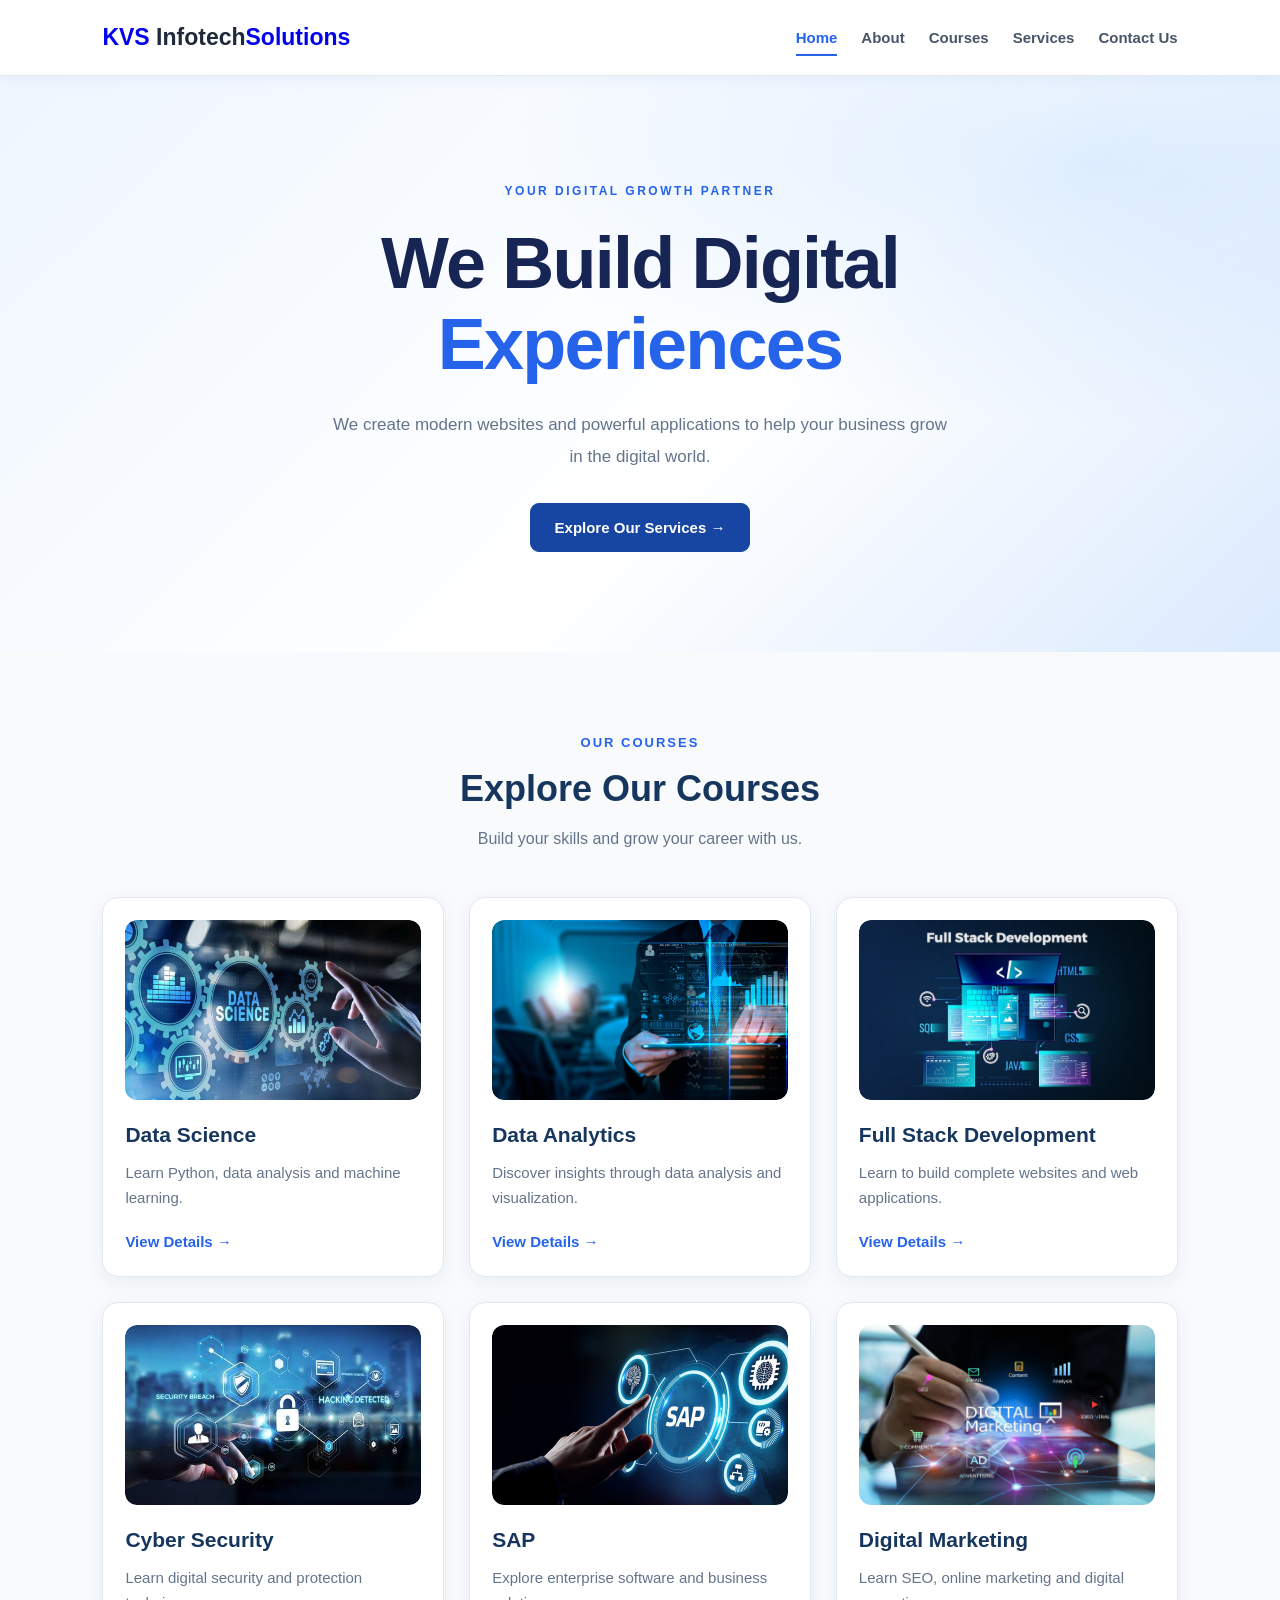
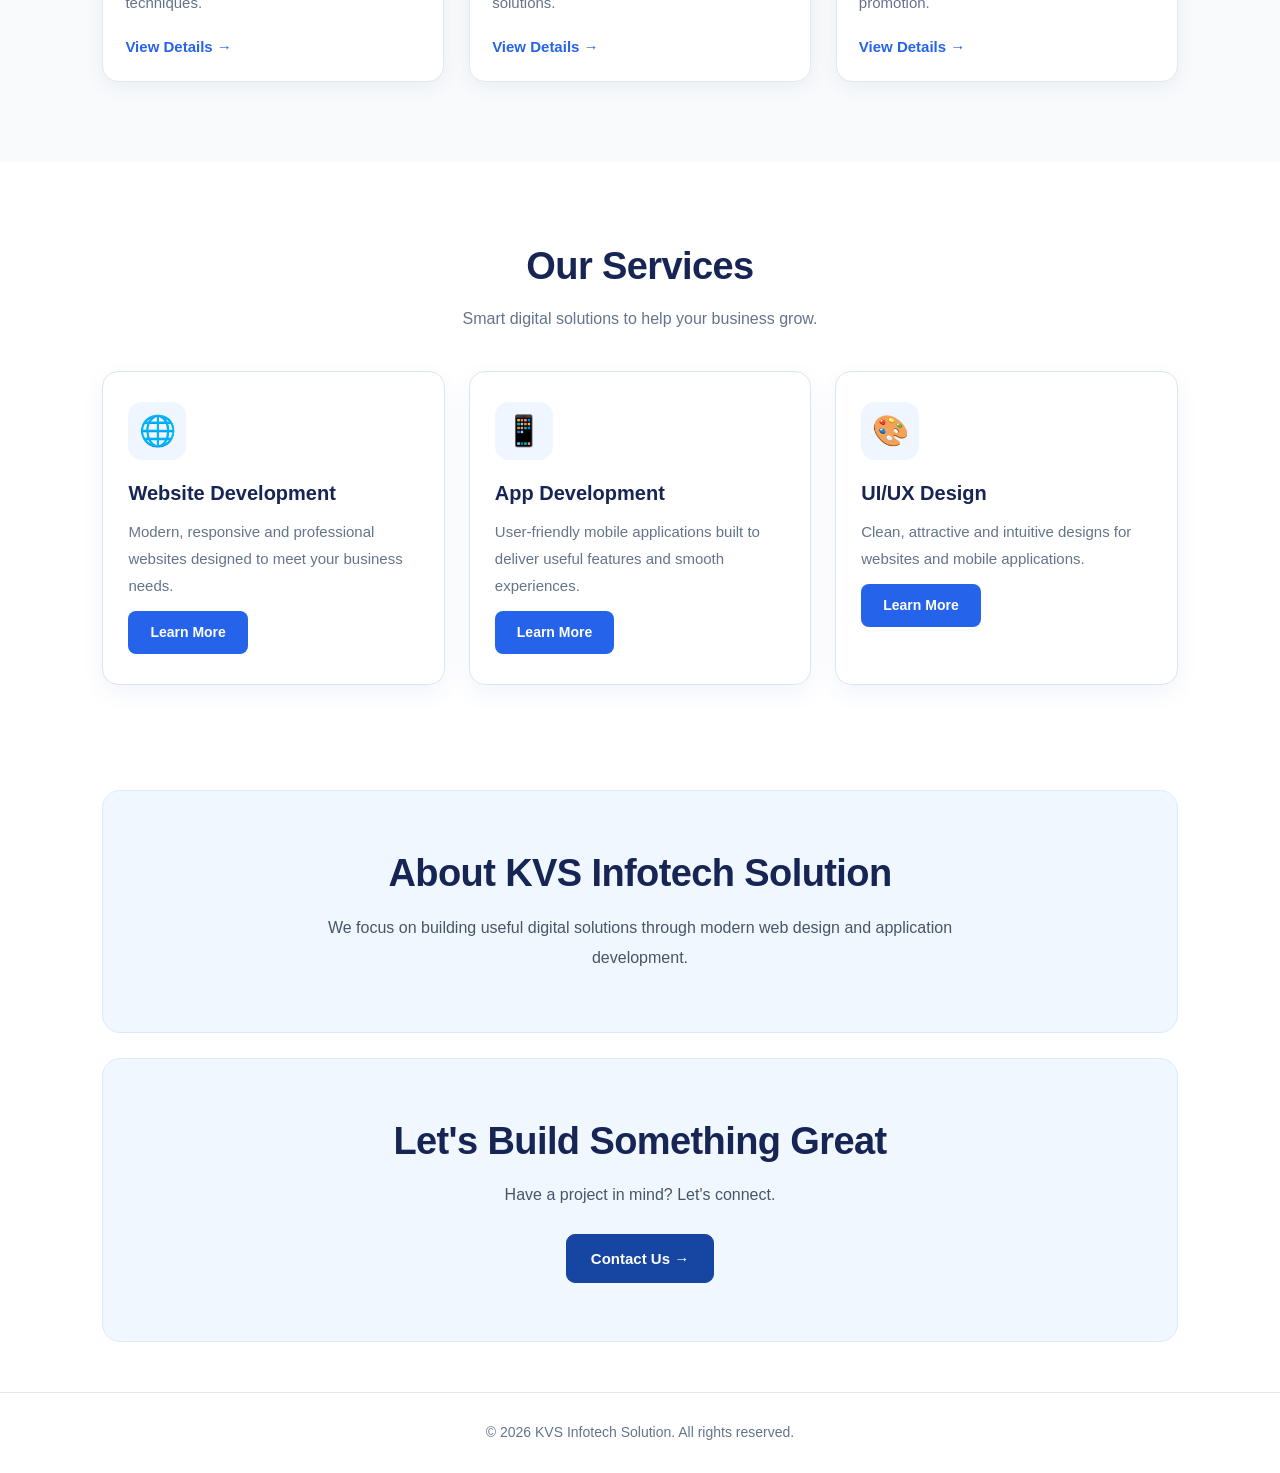
<file: index.html>
<!DOCTYPE html>
<html lang="en">
<head>
    <meta charset="UTF-8">
    <meta name="viewport" content="width=device-width, initial-scale=1.0">
    <title>Home | KVS Infotech Solution</title>
    <link rel="stylesheet" href="style.css">
</head>
<body>

  <header class="navbar">
    <div class="logo">
        <a href="index.html">KVS <span>Infotech</span>Solutions</a>
    </div>

    <button class="menu-toggle" id="menuToggle"
        aria-label="Open navigation menu"
        aria-expanded="false">
        <span></span>
        <span></span>
        <span></span>
    </button>

    <nav class="nav-links" id="navLinks">
        <a href="index.html" class="active">Home</a>
        <a href="about.html">About</a>
        <a href="all-courses.html">Courses</a>
        <a href="services.html">Services</a>
        <a href="contact.html">Contact Us</a>
    </nav>
</header>

    <section class="hero" id="home">
        <p class="tagline">YOUR DIGITAL GROWTH PARTNER</p>

        <h1>We Build Digital<br>
            <span>Experiences</span>
        </h1>

        <p class="description">
            We create modern websites and powerful applications
            to help your business grow in the digital world.
        </p>

        <a href="#services" class="btn">Explore Our Services →</a>
    </section>







<!-- OUR COURSES SECTION -->
<section class="courses-section" id="courses">
    <div class="courses-container">

        <div class="courses-heading">
            <p>OUR COURSES</p>
            <h2>Explore Our Courses</h2>
            <p>Build your skills and grow your career with us.</p>
        </div>

        <div class="courses-grid">

            <div class="course-card">
              <div class="course-icon">
    <img src="images/data-science.jpg" alt="Data Science">
</div>
                <h3>Data Science</h3>
                <p>Learn Python, data analysis and machine learning.</p>
                <a href="course-details.html?id=data-science">View Details →</a>
            </div>

            <div class="course-card">
               <div class="course-icon">
    <img src="images/data-analytics.jpg" alt="Data Analytics">
</div>
                <h3>Data Analytics</h3>
                <p>Discover insights through data analysis and visualization.</p>
                <a href="course-details.html?id=data-analytics">View Details →</a>
            </div>

            <div class="course-card">
               <div class="course-icon">
    <img src="images/full-stack-development.jpg" alt="Full Stack Development">
</div>
                <h3>Full Stack Development</h3>
                <p>Learn to build complete websites and web applications.</p>
                <a href="course-details.html?id=full-stack-development">View Details →</a>
            </div>

            <div class="course-card">
                <div class="course-icon">
    <img src="images/cyber-security.jpg" alt="Cyber Security">
</div>
                <h3>Cyber Security</h3>
                <p>Learn digital security and protection techniques.</p>
                <a href="course-details.html?id=cyber-security">View Details →</a>
            </div>

            <div class="course-card">
                <div class="course-icon">
    <img src="images/sap.jpg" alt="SAP">
</div>
                <h3>SAP</h3>
                <p>Explore enterprise software and business solutions.</p>
                <a href="course-details.html?id=sap">View Details →</a>
            </div>

            <div class="course-card">
                <div class="course-icon">
    <img src="images/digital-marketing.jpg" alt="Digital Marketing">
</div>
                <h3>Digital Marketing</h3>
                <p>Learn SEO, online marketing and digital promotion.</p>
                <a href="course-details.html?id=digital-marketing">View Details →</a>
            </div>

        </div>
    </div>
</section>












  <section class="services" id="services">
    <h2>Our Services</h2>
    <p class="section-text">
        Smart digital solutions to help your business grow.
    </p>

    <div class="service-container">

        <div class="service-card">
            <div class="service-icon">🌐</div>
            <h3>Website Development</h3>
            <p>
                Modern, responsive and professional websites
                designed to meet your business needs.
            </p>
            <a href="services.html" class="service-btn">Learn More</a>
        </div>

        <div class="service-card">
            <div class="service-icon">📱</div>
            <h3>App Development</h3>
            <p>
                User-friendly mobile applications built to
                deliver useful features and smooth experiences.
            </p>
            <a href="services.html" class="service-btn">Learn More</a>
        </div>

        <div class="service-card">
            <div class="service-icon">🎨</div>
            <h3>UI/UX Design</h3>
            <p>
                Clean, attractive and intuitive designs for
                websites and mobile applications.
            </p>
            <a href="services.html" class="service-btn">Learn More</a>
        </div>

    </div>
</section>

    <section class="about" id="about">
        <h2>About KVS Infotech Solution</h2>
        <p>We focus on building useful digital solutions through modern
           web design and application development.</p>
    </section>

    <section class="contact" id="contact">
        <h2>Let's Build Something Great</h2>
        <p>Have a project in mind? Let's connect.</p>
       <a href="#contact" class="btn">Contact Us →</a>
    </section>

    <footer>
        © 2026 KVS Infotech Solution. All rights reserved.
    </footer>

<script>
  const menuToggle = document.getElementById("menuToggle");
  const navLinks = document.getElementById("navLinks");

  menuToggle.addEventListener("click", function () {
    const isOpen = navLinks.classList.toggle("active");

    menuToggle.setAttribute("aria-expanded", isOpen);
    menuToggle.setAttribute(
      "aria-label",
      isOpen ? "Close navigation menu" : "Open navigation menu"
    );

   menuToggle.classList.toggle("is-open", isOpen);
  });

  navLinks.querySelectorAll("a").forEach(function (link) {
    link.addEventListener("click", function () {
      navLinks.classList.remove("active");
      menuToggle.textContent = "☰";
      menuToggle.setAttribute("aria-expanded", "false");
      menuToggle.setAttribute("aria-label", "Open navigation menu");
    });
  });
</script>
</body>

</body>
</html>
</file>
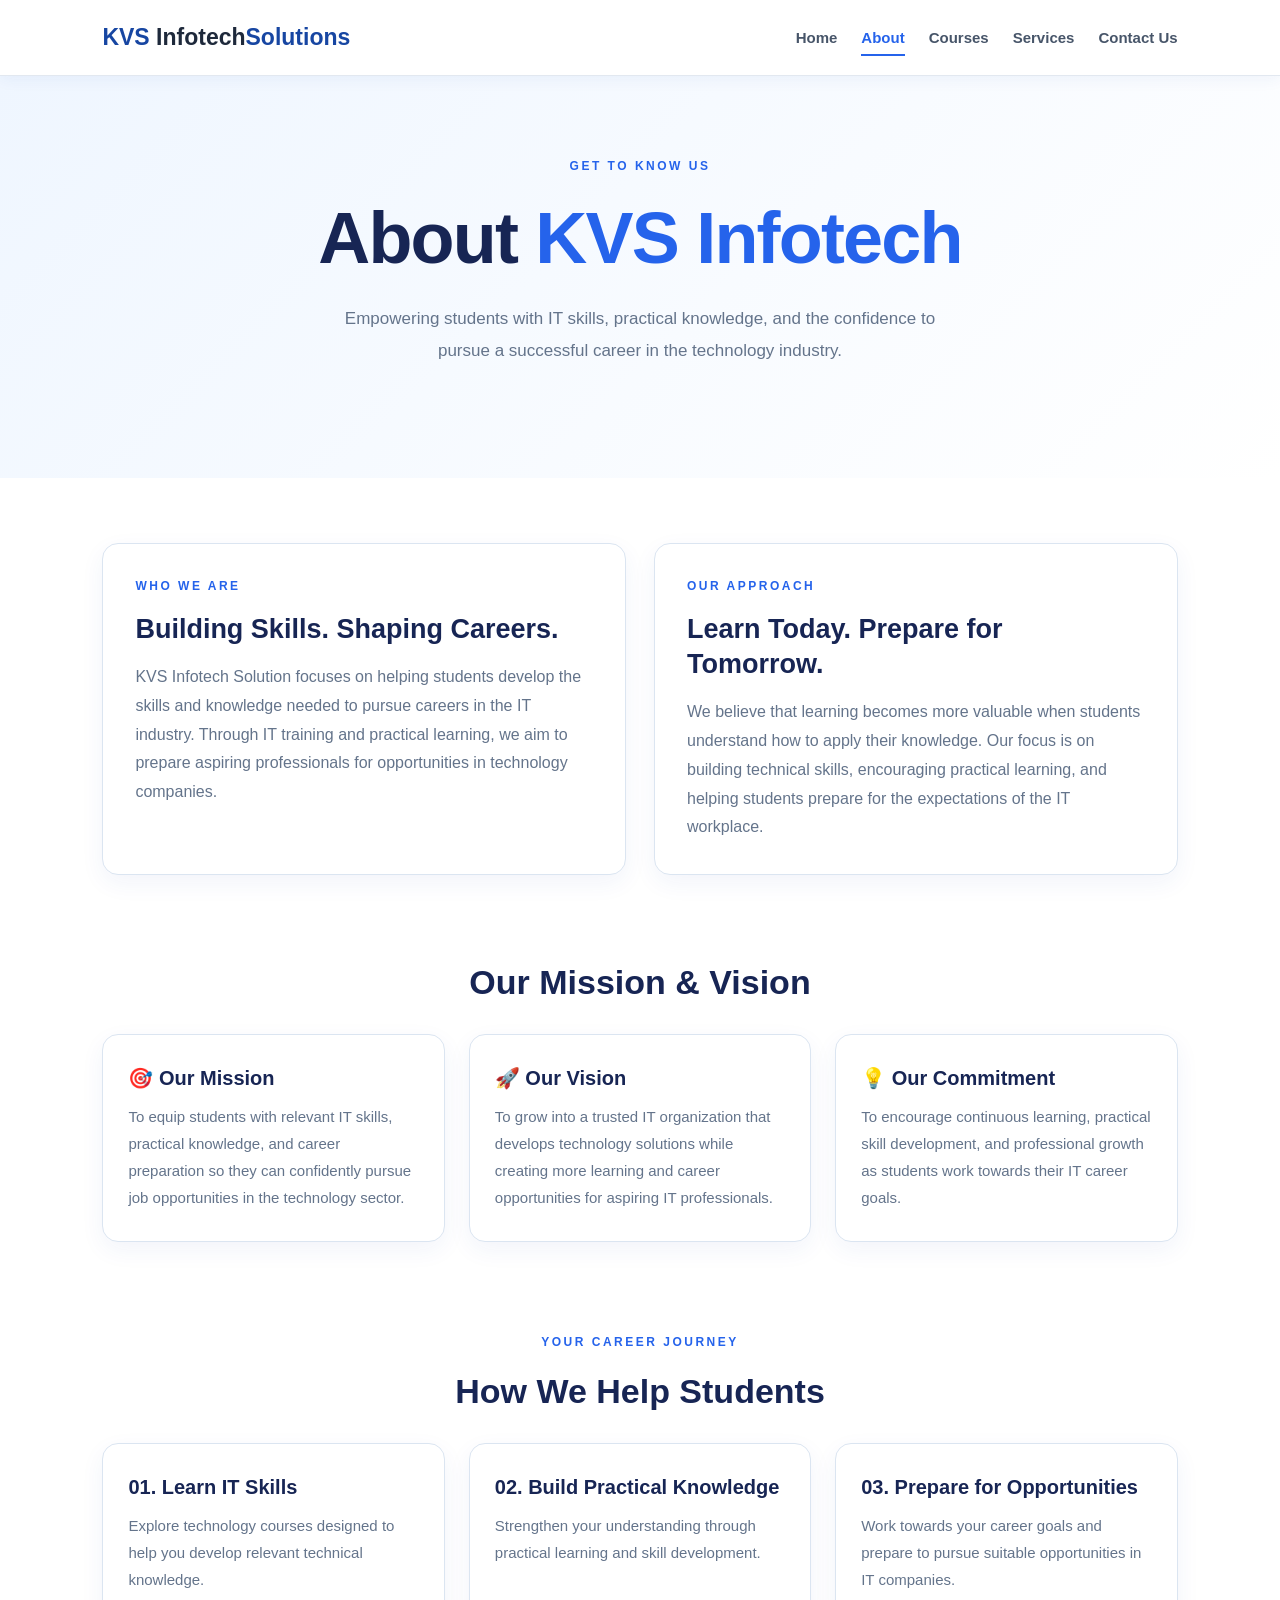
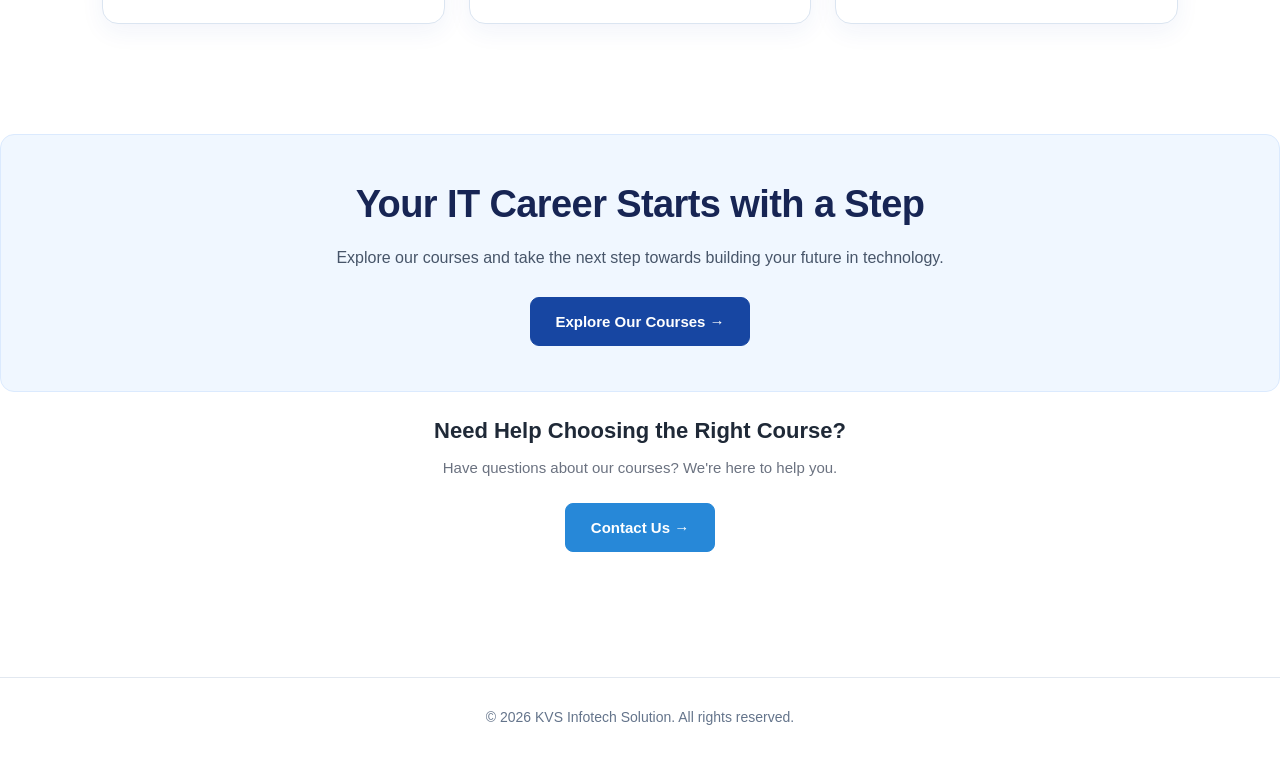
<file: about.html>
<!DOCTYPE html>
<html lang="en">
<head>
    <meta charset="UTF-8">
    <meta name="viewport" content="width=device-width, initial-scale=1.0">
    <title>About Us | KVS Infotech Solution</title>
    <meta name="description" content="Learn about KVS Infotech Solution, our IT training approach, and our mission to help students prepare for careers in the technology industry.">
    <link rel="stylesheet" href="style.css">
</head>

<body>

    <!-- Navbar -->
    <header class="navbar">
        <div class="logo">KVS <span>Infotech</span>Solutions</div>

        <button class="menu-toggle" id="menuToggle"
            aria-label="Open navigation menu"
            aria-expanded="false">
            <span></span>
            <span></span>
            <span></span>
        </button>

        <nav class="nav-links" id="navLinks">
            <a href="index.html">Home</a>
            <a href="about.html" class="active">About</a>
            <a href="all-courses.html">Courses</a>
            <a href="services.html">Services</a>
            <a href="contact.html">Contact Us</a>
        </nav>
    </header>


    <!-- About Hero -->
    <section class="hero about-hero">
        <p class="tagline">GET TO KNOW US</p>

        <h1>About <span>KVS Infotech</span></h1>

        <p class="description">
            Empowering students with IT skills, practical knowledge,
            and the confidence to pursue a successful career
            in the technology industry.
        </p>
    </section>


    <!-- Who We Are -->
    <section class="about-content">

        <div class="about-box">
            <p class="tagline">WHO WE ARE</p>

            <h2>Building Skills. Shaping Careers.</h2>

            <p>
                KVS Infotech Solution focuses on helping students
                develop the skills and knowledge needed to pursue
                careers in the IT industry. Through IT training and
                practical learning, we aim to prepare aspiring
                professionals for opportunities in technology companies.
            </p>
        </div>

        <div class="about-box">
            <p class="tagline">OUR APPROACH</p>

            <h2>Learn Today. Prepare for Tomorrow.</h2>

            <p>
                We believe that learning becomes more valuable when
                students understand how to apply their knowledge.
                Our focus is on building technical skills, encouraging
                practical learning, and helping students prepare for
                the expectations of the IT workplace.
            </p>
        </div>

    </section>


    <!-- Mission and Vision -->
    <section class="values">

        <h2>Our Mission &amp; Vision</h2>

        <div class="service-container">

            <div class="service-card">
                <h3>🎯 Our Mission</h3>

                <p>
                    To equip students with relevant IT skills,
                    practical knowledge, and career preparation
                    so they can confidently pursue job opportunities
                    in the technology sector.
                </p>
            </div>

            <div class="service-card">
                <h3>🚀 Our Vision</h3>

                <p>
                    To grow into a trusted IT organization that
                    develops technology solutions while creating
                    more learning and career opportunities for
                    aspiring IT professionals.
                </p>
            </div>

            <div class="service-card">
                <h3>💡 Our Commitment</h3>

                <p>
                    To encourage continuous learning, practical
                    skill development, and professional growth
                    as students work towards their IT career goals.
                </p>
            </div>

        </div>

    </section>


    <!-- How We Help Students -->
    <section class="values">

        <p class="tagline">YOUR CAREER JOURNEY</p>

        <h2>How We Help Students</h2>

        <div class="service-container">

            <div class="service-card">
                <h3>01. Learn IT Skills</h3>

                <p>
                    Explore technology courses designed to help
                    you develop relevant technical knowledge.
                </p>
            </div>

            <div class="service-card">
                <h3>02. Build Practical Knowledge</h3>

                <p>
                    Strengthen your understanding through
                    practical learning and skill development.
                </p>
            </div>

            <div class="service-card">
                <h3>03. Prepare for Opportunities</h3>

                <p>
                    Work towards your career goals and prepare
                    to pursue suitable opportunities in IT companies.
                </p>
            </div>

        </div>

    </section>


    <!-- Call To Action -->
   

<section class="contact about-cta">
    <h2>Your IT Career Starts with a Step</h2>

    <p>
        Explore our courses and take the next step
        towards building your future in technology.
    </p>

    <a href="services.html" class="btn">
        Explore Our Courses →
    </a>
</section>

<section class="about-contact-section">
    <h3>Need Help Choosing the Right Course?</h3>

    <p>
        Have questions about our courses?
        We're here to help you.
    </p>

    <div class="about-contact-cta">
        <a href="contact.html" class="btn-contact">
            Contact Us →
        </a>
    </div>
</section>




    <!-- Footer -->
    <footer>
        © 2026 KVS Infotech Solution. All rights reserved.
    </footer>


    <!-- Mobile Navigation -->
    <script>
        const menuToggle = document.getElementById("menuToggle");
        const navLinks = document.getElementById("navLinks");

        menuToggle.addEventListener("click", function () {
            const isOpen = navLinks.classList.toggle("active");

            menuToggle.classList.toggle("is-open", isOpen);

            menuToggle.setAttribute("aria-expanded", isOpen);

            menuToggle.setAttribute(
                "aria-label",
                isOpen
                    ? "Close navigation menu"
                    : "Open navigation menu"
            );
        });

        navLinks.querySelectorAll("a").forEach(function (link) {
            link.addEventListener("click", function () {
                navLinks.classList.remove("active");
                menuToggle.classList.remove("is-open");

                menuToggle.setAttribute("aria-expanded", "false");

                menuToggle.setAttribute(
                    "aria-label",
                    "Open navigation menu"
                );
            });
        });
    </script>

</body>
</html>
</file>
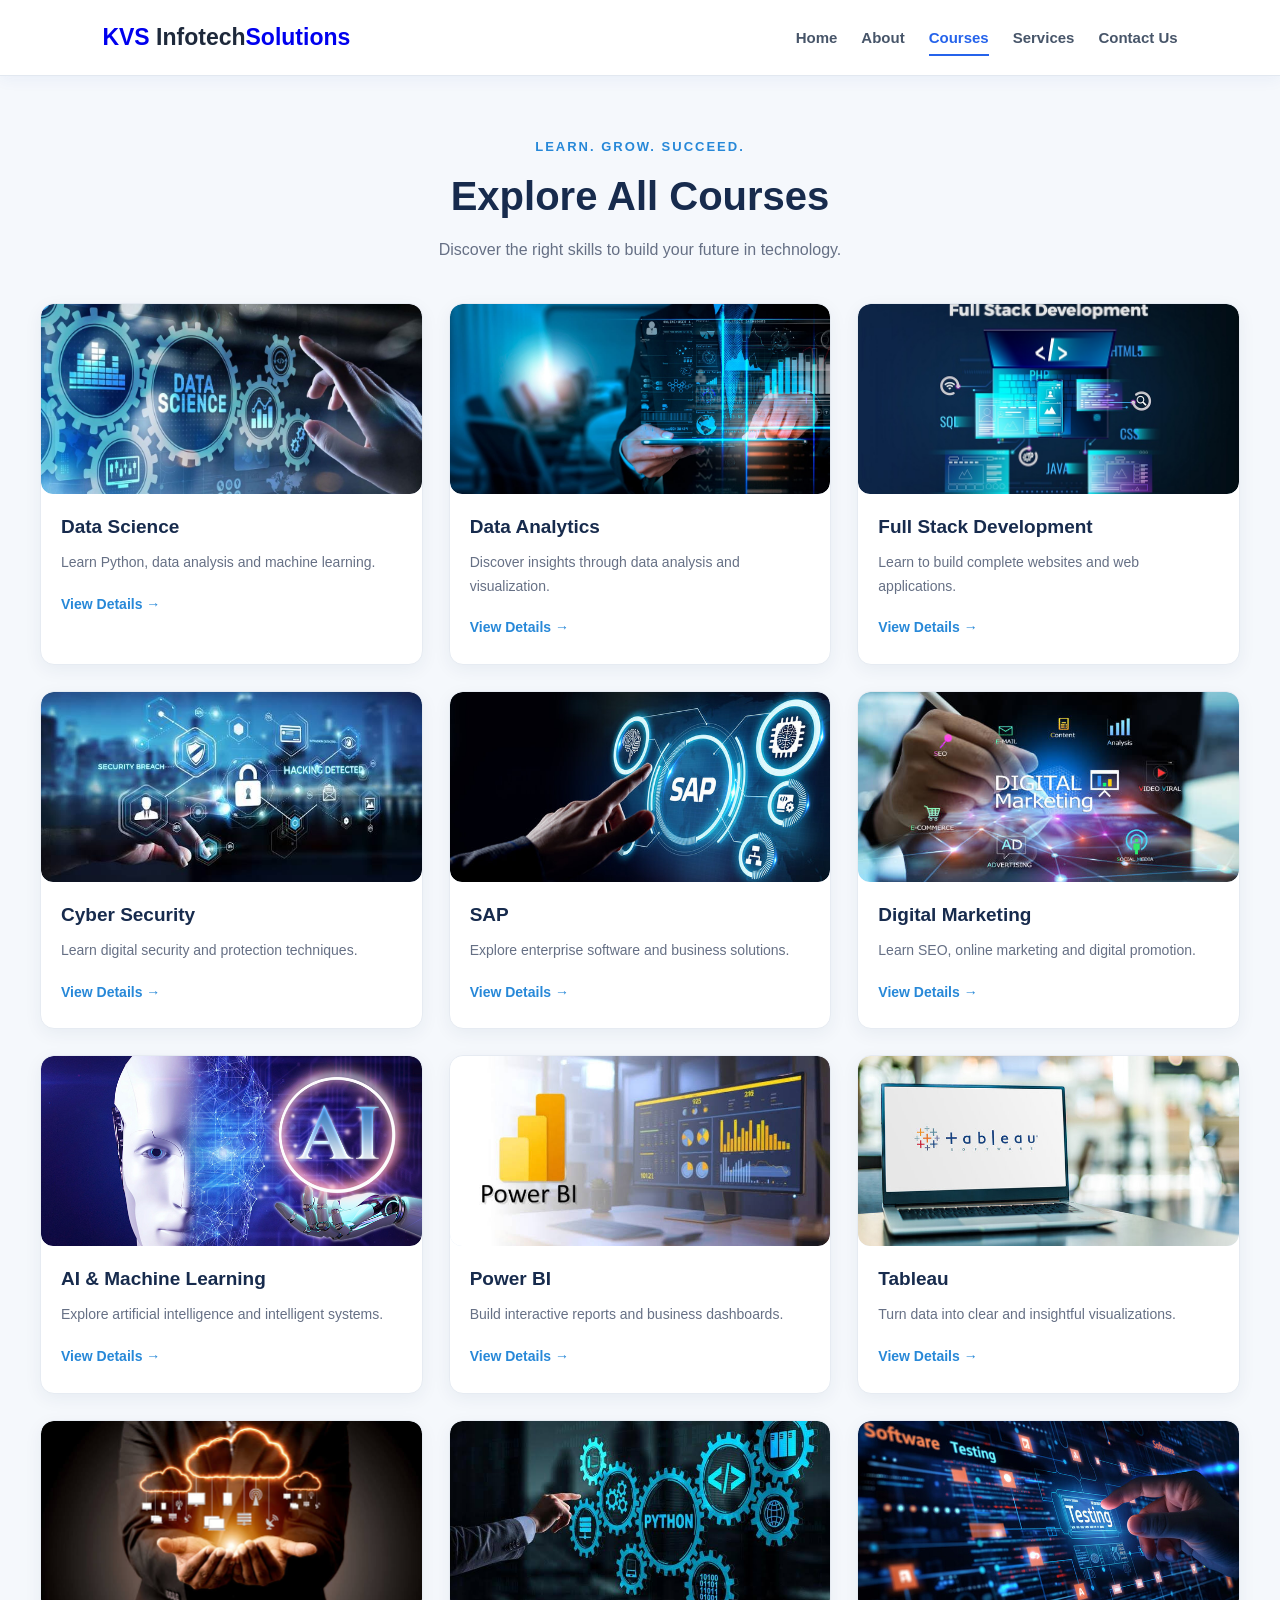
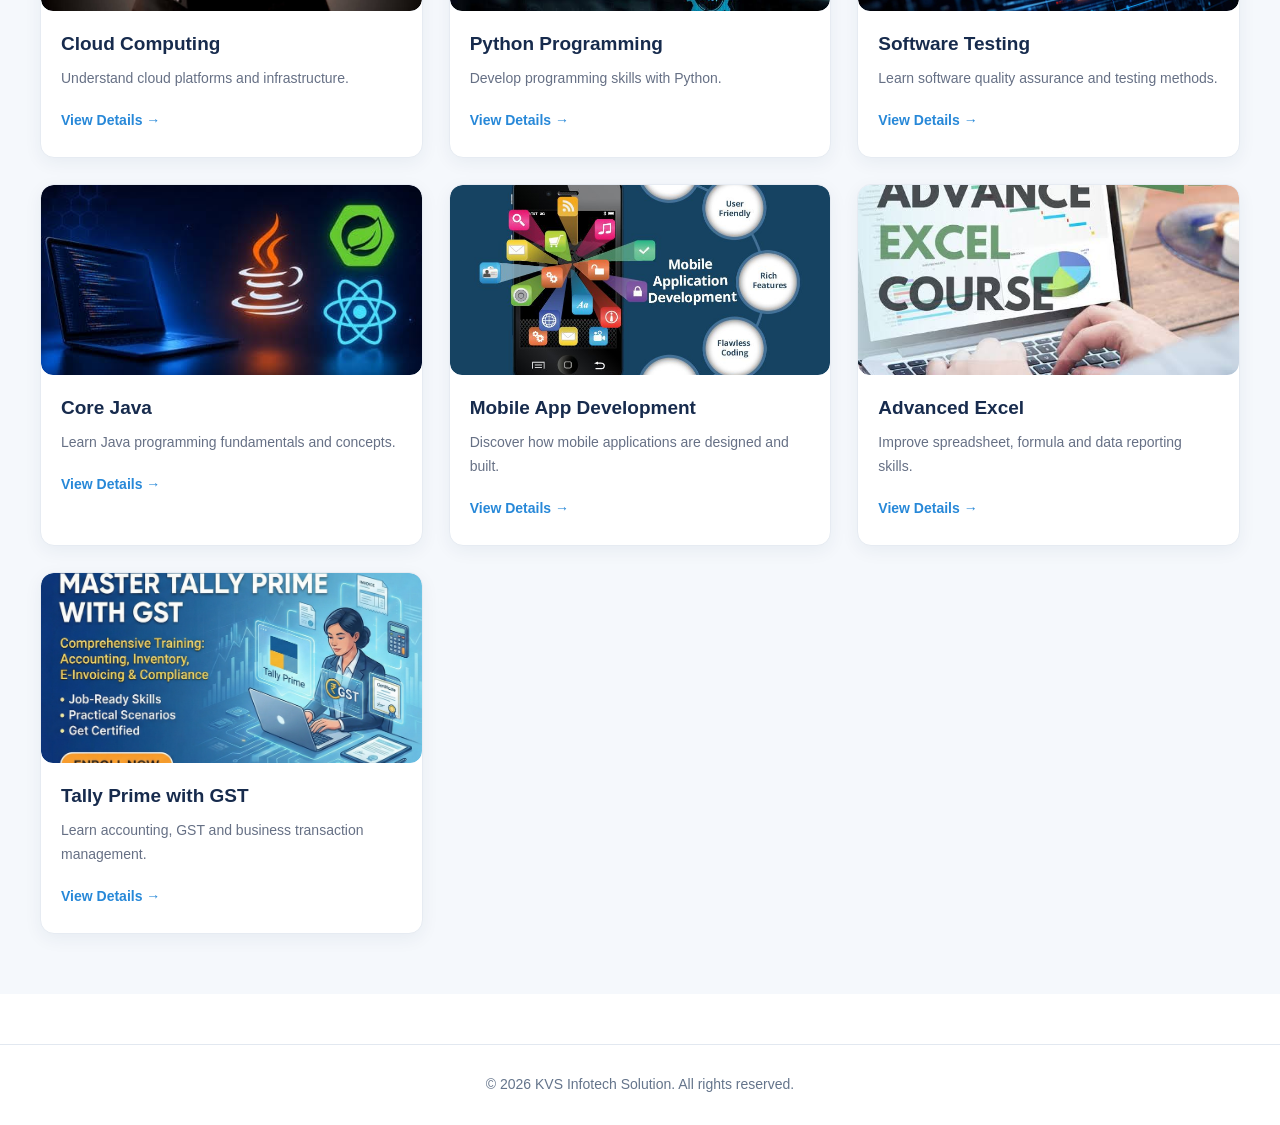
<file: all-courses.html>
<!DOCTYPE html>
<html lang="en">
<head>
    <meta charset="UTF-8">
    <meta name="viewport" content="width=device-width, initial-scale=1.0">
    <title>Explore All Courses | KVS Infotech Solution</title>
    <link rel="stylesheet" href="style.css">
</head>
<body>
    
<header class="navbar">
    <div class="logo">
        <a href="index.html">KVS <span>Infotech</span>Solutions</a>
    </div>

    <button class="menu-toggle" id="menuToggle"
        aria-label="Open navigation menu"
        aria-expanded="false">
        <span></span>
        <span></span>
        <span></span>
    </button>

    <nav class="nav-links" id="navLinks">
        <a href="index.html">Home</a>
        <a href="about.html">About</a>
        <a href="all-courses.html" class="active">Courses</a>
        <a href="services.html">Services</a>
        <a href="contact.html">Contact Us</a>
    </nav>
</header>


    <section class="courses-section all-courses-page">
        <div class="courses-container">

            <div class="courses-heading">
                <p>LEARN. GROW. SUCCEED.</p>
                <h2>Explore All Courses</h2>
                <p>Discover the right skills to build your future in technology.</p>
            </div>

            <div class="courses-grid">

                <div class="course-card">
                    <div class="course-icon">
                        <img src="images/data-science.jpg" alt="Data Science">
                    </div>
                    <h3>Data Science</h3>
                    <p>Learn Python, data analysis and machine learning.</p>
                    <a href="course-details.html?id=data-science">View Details →</a>
                </div>

                <div class="course-card">
                    <div class="course-icon">
                        <img src="images/data-analytics.jpg" alt="Data Analytics">
                    </div>
                    <h3>Data Analytics</h3>
                    <p>Discover insights through data analysis and visualization.</p>
                    <a href="course-details.html?id=data-analytics">View Details →</a>
                </div>

                <div class="course-card">
                    <div class="course-icon">
                        <img src="images/full-stack-development.jpg" alt="Full Stack Development">
                    </div>
                    <h3>Full Stack Development</h3>
                    <p>Learn to build complete websites and web applications.</p>
                    <a href="course-details.html?id=full-stack-development">View Details →</a>
                </div>

                <div class="course-card">
                    <div class="course-icon">
                        <img src="images/cyber-security.jpg" alt="Cyber Security">
                    </div>
                    <h3>Cyber Security</h3>
                    <p>Learn digital security and protection techniques.</p>
                    <a href="course-details.html?id=cyber-security">View Details →</a>
                </div>

                <div class="course-card">
                    <div class="course-icon">
                        <img src="images/sap.jpg" alt="SAP">
                    </div>
                    <h3>SAP</h3>
                    <p>Explore enterprise software and business solutions.</p>
                    <a href="course-details.html?id=sap">View Details →</a>
                </div>

                <div class="course-card">
                    <div class="course-icon">
                        <img src="images/digital-marketing.jpg" alt="Digital Marketing">
                    </div>
                    <h3>Digital Marketing</h3>
                    <p>Learn SEO, online marketing and digital promotion.</p>
                    <a href="course-details.html?id=digital-marketing">View Details →</a>
                </div>

                <div class="course-card">
                    <div class="course-icon">
                        <img src="images/ai-machine-learning.jpg" alt="AI and Machine Learning">
                    </div>
                    <h3>AI &amp; Machine Learning</h3>
                    <p>Explore artificial intelligence and intelligent systems.</p>
                    <a href="course-details.html?id=ai-machine-learning">View Details →</a>
                </div>

                <div class="course-card">
                    <div class="course-icon">
                        <img src="images/power-bi.jpg" alt="Power BI">
                    </div>
                    <h3>Power BI</h3>
                    <p>Build interactive reports and business dashboards.</p>
                    <a href="course-details.html?id=power-bi">View Details →</a>
                </div>

                <div class="course-card">
                    <div class="course-icon">
                        <img src="images/tableau.jpg" alt="Tableau">
                    </div>
                    <h3>Tableau</h3>
                    <p>Turn data into clear and insightful visualizations.</p>
                    <a href="course-details.html?id=tableau">View Details →</a>
                </div>

                <div class="course-card">
                    <div class="course-icon">
                        <img src="images/cloud-computing.jpg" alt="Cloud Computing">
                    </div>
                    <h3>Cloud Computing</h3>
                    <p>Understand cloud platforms and infrastructure.</p>
                    <a href="course-details.html?id=cloud-computing">View Details →</a>
                </div>

                <div class="course-card">
                    <div class="course-icon">
                        <img src="images/python-programming.jpg" alt="Python Programming">
                    </div>
                    <h3>Python Programming</h3>
                    <p>Develop programming skills with Python.</p>
                    <a href="course-details.html?id=python-programming">View Details →</a>
                </div>

                <div class="course-card">
                    <div class="course-icon">
                        <img src="images/software-testing.jpg" alt="Software Testing">
                    </div>
                    <h3>Software Testing</h3>
                    <p>Learn software quality assurance and testing methods.</p>
                    <a href="course-details.html?id=software-testing">View Details →</a>
                </div>

                <div class="course-card">
                    <div class="course-icon">
                        <img src="images/core-java.jpg" alt="Core Java">
                    </div>
                    <h3>Core Java</h3>
                    <p>Learn Java programming fundamentals and concepts.</p>
                    <a href="course-details.html?id=core-java">View Details →</a>
                </div>

                <div class="course-card">
                    <div class="course-icon">
                        <img src="images/mobile-app-development.jpg" alt="Mobile App Development">
                    </div>
                    <h3>Mobile App Development</h3>
                    <p>Discover how mobile applications are designed and built.</p>
                    <a href="course-details.html?id=mobile-app-development">View Details →</a>
                </div>

                <div class="course-card">
                    <div class="course-icon">
                        <img src="images/advanced-excel.jpg" alt="Advanced Excel">
                    </div>
                    <h3>Advanced Excel</h3>
                    <p>Improve spreadsheet, formula and data reporting skills.</p>
                    <a href="course-details.html?id=advanced-excel">View Details →</a>
                </div>

                <div class="course-card">
                    <div class="course-icon">
                        <img src="images/tally-prime-gst.jpg" alt="Tally Prime with GST">
                    </div>
                    <h3>Tally Prime with GST</h3>
                    <p>Learn accounting, GST and business transaction management.</p>
                    <a href="course-details.html?id=tally-prime-gst">View Details →</a>
                </div>

            </div>
        </div>
    </section>
    <footer>
        © 2026 KVS Infotech Solution. All rights reserved.
    </footer>


</body>
</html>
</file>
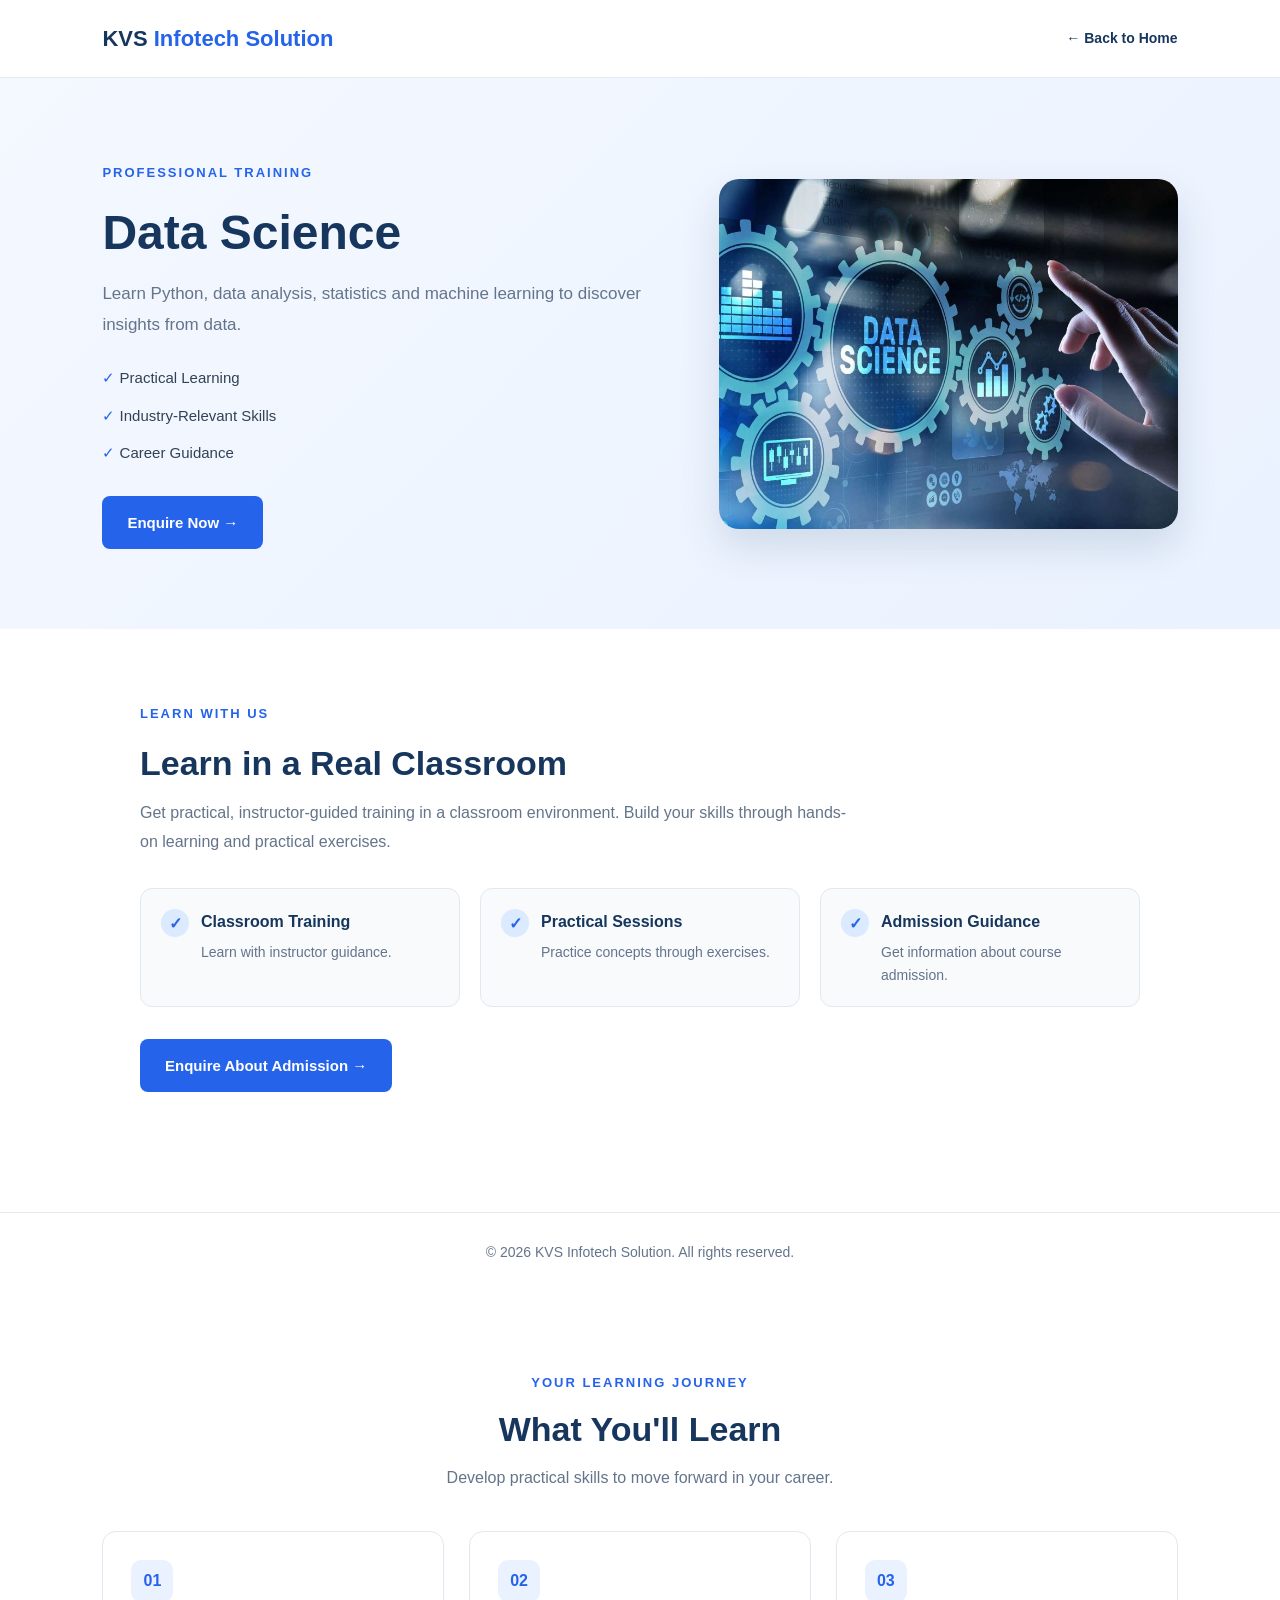
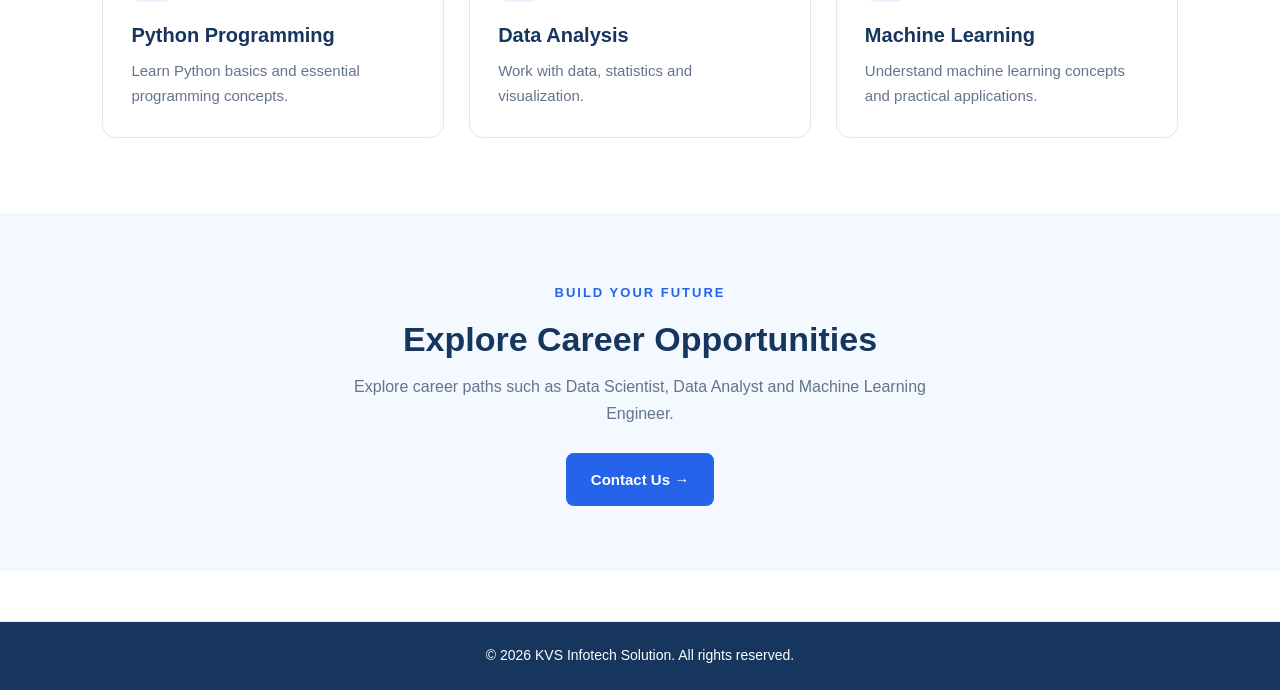
<file: course-details.html>
<!DOCTYPE html>
<html lang="en">
<head>
    <meta charset="UTF-8">
    <meta name="viewport" content="width=device-width, initial-scale=1.0">

    <title>Course Details | KVS Infotech Solution</title>

    <link rel="stylesheet" href="style.css">
</head>
<body>

    <!-- NAVBAR -->
    <header class="course-navbar">
        <a href="index.html" class="course-logo">
            KVS <span>Infotech Solution</span>
        </a>

        <a href="index.html" class="back-home">
            ← Back to Home
        </a>
    </header>

    <!-- COURSE HERO -->
    <section class="course-detail-hero">
        <div class="course-detail-content">

            <span class="course-label">PROFESSIONAL TRAINING</span>

            <h1 id="course-title">Data Science</h1>

            <p id="course-description">
                Build your skills in data analysis, Python and machine learning
                to explore exciting career opportunities.
            </p>

            <div class="course-highlights">
                <span>✓ Practical Learning</span>
                <span>✓ Industry-Relevant Skills</span>
                <span>✓ Career Guidance</span>
            </div>

            <a href="contact.html" class="course-enquiry-btn">
                Enquire Now →
            </a>

        </div>

        <div class="course-detail-image">
            <img
                id="course-image"
                src="images/data-science.jpg"
                alt="Data Science Course"
            >
        </div>
    </section>








    <!-- OFFLINE CLASSROOM TRAINING -->
<section class="offline-training">
    <div class="offline-training-content">
        <span class="training-label">LEARN WITH US</span>

        <h2>Learn in a Real Classroom</h2>

        <p>
            Get practical, instructor-guided training in a classroom
            environment. Build your skills through hands-on learning
            and practical exercises.
        </p>

        <div class="offline-features">
            <div class="offline-feature">
                <span>✓</span>
                <div>
                    <h3>Classroom Training</h3>
                    <p>Learn with instructor guidance.</p>
                </div>
            </div>

            <div class="offline-feature">
                <span>✓</span>
                <div>
                    <h3>Practical Sessions</h3>
                    <p>Practice concepts through exercises.</p>
                </div>
            </div>

            <div class="offline-feature">
                <span>✓</span>
                <div>
                    <h3>Admission Guidance</h3>
                    <p>Get information about course admission.</p>
                </div>
            </div>
        </div>

        <a href="contact.html" class="course-enquiry-btn">
            Enquire About Admission →
        </a>
    </div>
</section>
<footer>
        © 2026 KVS Infotech Solution. All rights reserved.
    </footer>













    <!-- WHAT YOU WILL LEARN -->
    <section class="course-learning">
        <div class="course-section-heading">
            <span>YOUR LEARNING JOURNEY</span>
            <h2>What You'll Learn</h2>
            <p>Develop practical skills to move forward in your career.</p>
        </div>

        <div class="learning-grid" id="learning-list">
            <div class="learning-card">
                <span>01</span>
                <h3>Core Concepts</h3>
                <p>Understand the fundamentals of the course.</p>
            </div>

            <div class="learning-card">
                <span>02</span>
                <h3>Practical Skills</h3>
                <p>Learn tools and techniques through practice.</p>
            </div>

            <div class="learning-card">
                <span>03</span>
                <h3>Real-World Projects</h3>
                <p>Apply your knowledge to practical projects.</p>
            </div>
        </div>
    </section>

    <!-- CAREER OPPORTUNITIES -->
    <section class="course-career">
        <span>BUILD YOUR FUTURE</span>
        <h2>Explore Career Opportunities</h2>
        <p id="career-description">
            Develop in-demand skills and prepare for new career opportunities.
        </p>

        <a href="contact.html" class="course-enquiry-btn">
            Contact Us →
        </a>
    </section>

    <!-- FOOTER -->
    <footer class="course-footer">
        <p>© 2026 KVS Infotech Solution. All rights reserved.</p>
    </footer>

    <script src="course-details.js"></script>

</body>
</html>
</file>
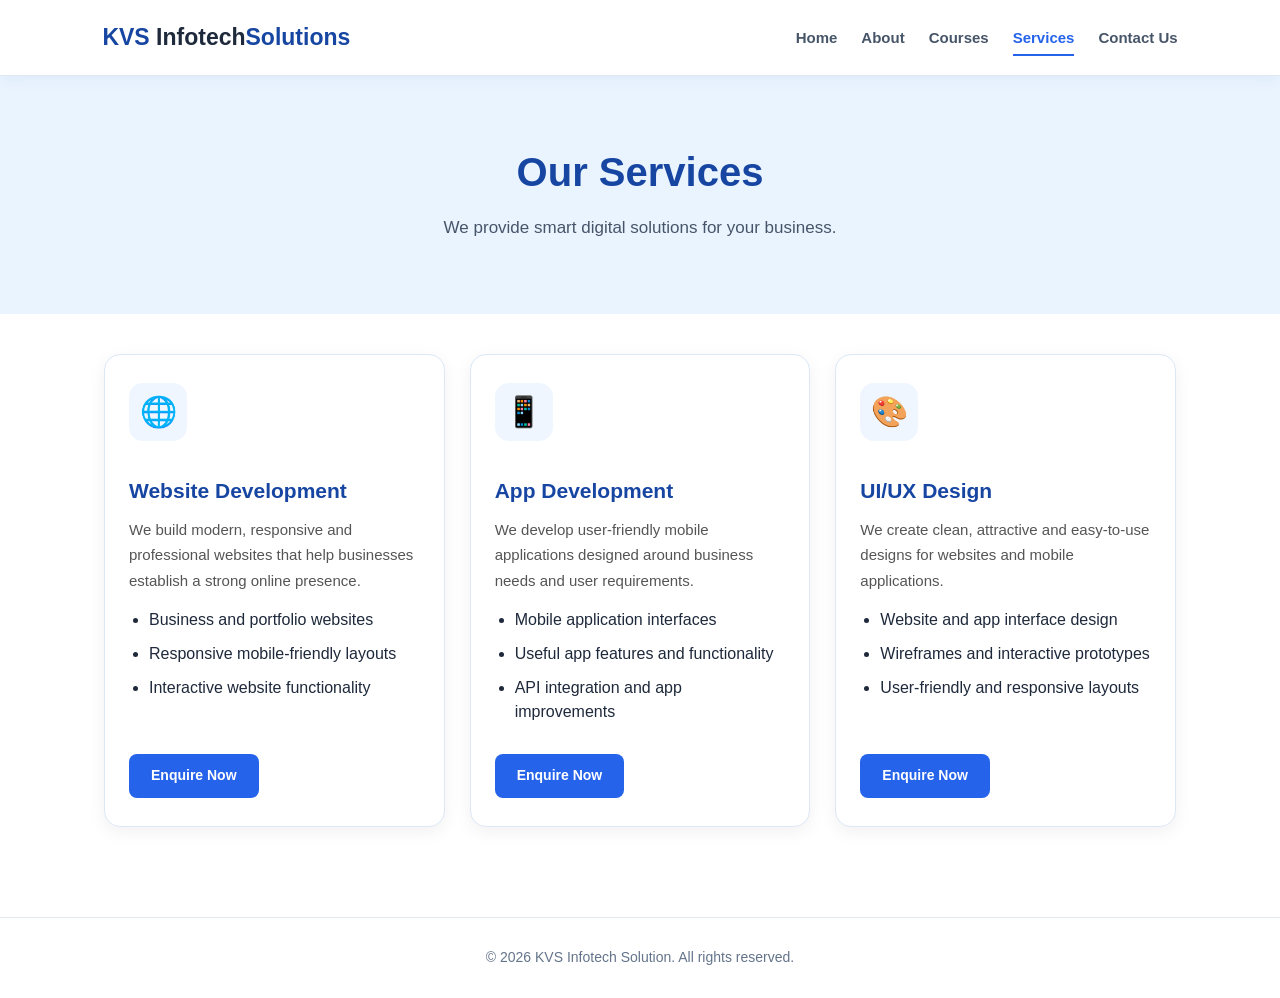
<file: services.html>
<!DOCTYPE html>
<html lang="en">
<head>
    <meta charset="UTF-8">
    <meta name="viewport" content="width=device-width, initial-scale=1.0">
     <title>Services | KVS Infotech Solution</title>
    <link rel="stylesheet" href="style.css">
</head>
<body>

  
    <header class="navbar">
    <div class="logo">KVS <span>Infotech</span>Solutions</div>

    <button class="menu-toggle" id="menuToggle"
        aria-label="Open navigation menu"
        aria-expanded="false">
        <span></span>
        <span></span>
        <span></span>
    </button>

    <nav class="nav-links" id="navLinks">
        <a href="index.html">Home</a>
        <a href="about.html">About</a>
        <a href="all-courses.html">Courses</a>
        <a href="services.html" class="active">Services</a>
        <a href="contact.html">Contact Us</a>
    </nav>
</header>

    <!-- Services Hero -->
    <section class="services-hero">
        <h1>Our Services</h1>
        <p>
            We provide smart digital solutions for your business.
        </p>
    </section>

  <!-- Services Cards -->
<section class="services-container">

    <div class="service-card">
        <div class="service-icon">🌐</div>
        <h2>Website Development</h2>
        <p>
            We build modern, responsive and professional websites
            that help businesses establish a strong online presence.
        </p>

        <ul>
            <li>Business and portfolio websites</li>
            <li>Responsive mobile-friendly layouts</li>
            <li>Interactive website functionality</li>
        </ul>

        <a href="contact.html" class="service-btn">Enquire Now</a>
    </div>

    <div class="service-card">
        <div class="service-icon">📱</div>
        <h2>App Development</h2>
        <p>
            We develop user-friendly mobile applications
            designed around business needs and user requirements.
        </p>

        <ul>
            <li>Mobile application interfaces</li>
            <li>Useful app features and functionality</li>
            <li>API integration and app improvements</li>
        </ul>

        <a href="contact.html" class="service-btn">Enquire Now</a>
    </div>

    <div class="service-card">
        <div class="service-icon">🎨</div>
        <h2>UI/UX Design</h2>
        <p>
            We create clean, attractive and easy-to-use
            designs for websites and mobile applications.
        </p>

        <ul>
            <li>Website and app interface design</li>
            <li>Wireframes and interactive prototypes</li>
            <li>User-friendly and responsive layouts</li>
        </ul>

        <a href="contact.html" class="service-btn">Enquire Now</a>
    </div>

</section>

    <!-- Footer -->
    <footer>
        <p>
            &copy; 2026 KVS Infotech Solution.
            All rights reserved.
        </p>
    </footer>


    
<script>
    const menuToggle = document.getElementById("menuToggle");
    const navLinks = document.getElementById("navLinks");

    menuToggle.addEventListener("click", function () {
        const isOpen = navLinks.classList.toggle("active");

        menuToggle.classList.toggle("is-open", isOpen);
        menuToggle.setAttribute("aria-expanded", isOpen);
        menuToggle.setAttribute(
            "aria-label",
            isOpen ? "Close navigation menu" : "Open navigation menu"
        );
    });

    navLinks.querySelectorAll("a").forEach(function (link) {
        link.addEventListener("click", function () {
            navLinks.classList.remove("active");
            menuToggle.classList.remove("is-open");
            menuToggle.setAttribute("aria-expanded", "false");
            menuToggle.setAttribute("aria-label", "Open navigation menu");
        });
    });
</script>
</body>

</body>
</html>
</file>
<file: style.css>
/* =========================================
   1. GLOBAL RESET & BASE STYLES
========================================= */

* {
    margin: 0;
    padding: 0;
    box-sizing: border-box;
}

html {
    scroll-behavior: smooth;
    scroll-padding-top: 90px;
}



body {
    font-family: Arial, Helvetica, sans-serif;
    background: #ffffff;
    color: #1e293b;
    line-height: 1.7;
    overflow-wrap: break-word;
    overflow-y: scroll;
}

img {
    max-width: 100%;
    height: auto;
}

a {
    -webkit-tap-highlight-color: transparent;
}

h1,
h2,
h3 {
    line-height: 1.3;
}

.tagline {
    color: #2563eb;
    font-size: 12px;
    font-weight: 700;
    letter-spacing: 2.5px;
    margin-bottom: 16px;
    text-transform: uppercase;
}

.section-text {
    max-width: 650px;
    margin: 0 auto 38px;
    color: #64748b;
    font-size: 16px;
}


/* =========================================
   2. NAVBAR
   Supports both nav and nav-links HTML
========================================= */

.navbar {
    position: relative;
    z-index: 10;
    width: 100%;
    min-height: 76px;
    padding: 16px 8%;
    display: flex;
    justify-content: space-between;
    align-items: center;
    gap: 20px;
    flex-wrap: wrap;
    background: #ffffff;
    border-bottom: 1px solid #e2e8f0;
    box-shadow: 0 3px 15px rgba(30, 64, 175, 0.06);
}

.logo,
.navbar .logo {
    color: #1746a2;
    font-size: 23px;
    font-weight: 800;
    text-decoration: none;
    white-space: normal;
}

.logo span {
    color: #1e293b;
}

.navbar nav,
.navbar .nav-links {
    display: flex;
    align-items: center;
    flex-wrap: wrap;
    gap: 24px;
}

.navbar nav a,
.navbar .nav-links a {
    position: relative;
    padding: 6px 0;
    color: #475569;
    font-size: 15px;
    font-weight: 600;
    text-decoration: none;
    transition: color 0.25s ease;
}

.navbar nav a:hover,
.navbar nav a.active,
.navbar .nav-links a:hover,
.navbar .nav-links a.active {
    color: #2563eb;
}

.navbar nav a::after,
.navbar .nav-links a::after {
    content: "";
    position: absolute;
    left: 0;
    bottom: 0;
    width: 0;
    height: 2px;
    background: #2563eb;
    transition: width 0.25s ease;
}

.navbar nav a:hover::after,
.navbar nav a.active::after,
.navbar .nav-links a:hover::after,
.navbar .nav-links a.active::after {
    width: 100%;
}


/* =========================================
   3. BUTTONS
========================================= */

.btn {
    display: inline-flex;
    justify-content: center;
    align-items: center;
    gap: 8px;
    min-height: 48px;
    padding: 13px 24px;
    border: 1px solid #1746a2;
    border-radius: 9px;
    background: #1746a2;
    color: #ffffff;
    font-size: 15px;
    font-weight: 700;
    line-height: 1.4;
    text-align: center;
    text-decoration: none;
    cursor: pointer;
    transition:
        background 0.25s ease,
        transform 0.25s ease,
        box-shadow 0.25s ease;
}

.btn:hover {
    background: #2563eb;
    border-color: #2563eb;
    box-shadow: 0 8px 20px rgba(37, 99, 235, 0.18);
    transform: translateY(-2px);
}

.btn-secondary {
    background: #ffffff;
    color: #1746a2;
    border-color: #cbdaf5;
}

.btn-secondary:hover {
    background: #eff6ff;
    color: #1746a2;
    border-color: #93b4f5;
}


/* =========================================
   4. HOME PAGE - HERO
========================================= */

.hero {
    position: relative;
    overflow: hidden;
    padding: 105px 20px 100px;
    text-align: center;
    background:
        radial-gradient(
            ellipse at 85% 15%,
            rgba(147, 197, 253, 0.28),
            transparent 38%
        ),
        linear-gradient(
            135deg,
            #eff6ff 0%,
            #ffffff 58%,
            #dbeafe 100%
        );
}

.hero .tagline {
    margin-bottom: 22px;
}

.hero h1 {
    margin-bottom: 24px;
    color: #172554;
    font-size: clamp(42px, 6vw, 72px);
    font-weight: 800;
    letter-spacing: -1.8px;
    line-height: 1.12;
}

.hero h1 span {
    color: #2563eb;
}

.description {
    max-width: 620px;
    margin: 0 auto 30px;
    color: #64748b;
    font-size: 17px;
    line-height: 1.9;
}

.hero-buttons {
    display: flex;
    justify-content: center;
    align-items: center;
    flex-wrap: wrap;
    gap: 14px;
}


/* =========================================
   5. HOME PAGE - SERVICES
========================================= */

.services {
    padding: 80px 8%;
    text-align: center;
    background: #ffffff;
}

.services h2,
.about h2,
.contact h2,
.courses h2,
.why-us h2 {
    margin-bottom: 14px;
    color: #172554;
    font-size: clamp(28px, 3.5vw, 38px);
    font-weight: 800;
    letter-spacing: -0.6px;
}

.service-container {
    display: grid;
    grid-template-columns: repeat(3, minmax(0, 1fr));
    gap: 24px;
    align-items: stretch;
    text-align: left;
}

.service-card {
    min-width: 0;
    padding: 30px 25px;
    background: #ffffff;
    color: #1e293b;
    border: 1px solid #dbe5f1;
    border-radius: 16px;
    box-shadow: 0 8px 25px rgba(30, 64, 175, 0.06);
    transition:
        transform 0.25s ease,
        border-color 0.25s ease,
        box-shadow 0.25s ease;
}

.service-card:hover {
    transform: translateY(-5px);
    border-color: #93b4f5;
    box-shadow: 0 15px 35px rgba(30, 64, 175, 0.11);
}

.service-icon {
    display: inline-flex;
    justify-content: center;
    align-items: center;
    width: 58px;
    height: 58px;
    margin-bottom: 20px;
    border-radius: 14px;
    background: #eff6ff;
    font-size: 30px;
}

.service-card h3 {
    margin-bottom: 12px;
    color: #172554;
    font-size: 20px;
}

.service-card p {
    color: #64748b;
    font-size: 15px;
    line-height: 1.8;
}

.card-link {
    display: inline-block;
    margin-top: 18px;
    color: #1746a2;
    font-size: 14px;
    font-weight: 700;
    text-decoration: none;
}

.card-link:hover {
    color: #2563eb;
}


/* =========================================
   6. HOME PAGE - COURSES
========================================= */

.courses {
    padding: 85px 8%;
    text-align: center;
    background: #f8faff;
    border-top: 1px solid #edf2fb;
    border-bottom: 1px solid #edf2fb;
}

.course-container {
    display: grid;
    grid-template-columns: repeat(3, minmax(0, 1fr));
    gap: 24px;
    align-items: stretch;
    text-align: left;
}

.course-card {
    position: relative;
    display: flex;
    flex-direction: column;
    align-items: flex-start;
    min-width: 0;
    min-height: 280px;
    padding: 28px;
    overflow: hidden;
    background: #ffffff;
    border: 1px solid #e1e8f3;
    border-radius: 16px;
    box-shadow: 0 7px 24px rgba(30, 64, 175, 0.045);
    color: #1e293b;
    text-decoration: none;
    transition:
        transform 0.25s ease,
        border-color 0.25s ease,
        box-shadow 0.25s ease;
}

.course-card::before {
    content: "";
    position: absolute;
    top: 0;
    left: 0;
    width: 100%;
    height: 3px;
    background: linear-gradient(90deg, #1746a2, #60a5fa);
    transform: scaleX(0);
    transform-origin: left;
    transition: transform 0.25s ease;
}

.course-card:hover {
    transform: translateY(-6px);
    border-color: #bfdbfe;
    box-shadow: 0 16px 35px rgba(30, 64, 175, 0.10);
}

.course-card:hover::before {
    transform: scaleX(1);
}

.course-card:focus-visible,
.btn:focus-visible,
.navbar a:focus-visible,
.footer-links a:focus-visible {
    outline: 3px solid #60a5fa;
    outline-offset: 4px;
}

.course-icon {
    display: flex;
    justify-content: center;
    align-items: center;
    width: 58px;
    height: 58px;
    margin-bottom: 19px;
    border-radius: 15px;
    background: #eff6ff;
    font-size: 29px;
}

.course-label {
    margin-bottom: 10px;
    color: #2563eb;
    font-size: 10px;
    font-weight: 800;
    letter-spacing: 1.5px;
    line-height: 1.6;
}

.course-card h3 {
    margin-bottom: 12px;
    color: #172554;
    font-size: 21px;
    font-weight: 800;
}

.course-card p {
    margin-bottom: 22px;
    color: #64748b;
    font-size: 14px;
    line-height: 1.8;
}

.course-link {
    display: inline-block;
    margin-top: auto;
    color: #1746a2;
    font-size: 14px;
    font-weight: 700;
}


/* =========================================
   7. HOME PAGE - WHY CHOOSE US
========================================= */

.why-us {
    padding: 80px 8%;
    text-align: center;
    background: #ffffff;
}

.why-container {
    display: grid;
    grid-template-columns: repeat(3, minmax(0, 1fr));
    gap: 24px;
    margin-top: 40px;
    text-align: left;
}

.why-card {
    padding: 28px 24px;
    border: 1px solid #e2e8f0;
    border-radius: 14px;
    background: #ffffff;
    transition:
        transform 0.25s ease,
        box-shadow 0.25s ease;
}

.why-card:hover {
    transform: translateY(-4px);
    box-shadow: 0 12px 28px rgba(30, 64, 175, 0.08);
}

.why-icon {
    display: flex;
    justify-content: center;
    align-items: center;
    width: 48px;
    height: 48px;
    margin-bottom: 18px;
    border-radius: 12px;
    background: #eff6ff;
    font-size: 24px;
}

.why-card h3 {
    margin-bottom: 10px;
    color: #172554;
    font-size: 19px;
}

.why-card p {
    color: #64748b;
    font-size: 14px;
    line-height: 1.8;
}


/* =========================================
   8. HOME PAGE - ABOUT & CONTACT CTA
========================================= */

.about,
.contact {
    margin: 25px 8%;
    padding: 58px 30px;
    text-align: center;
    background: #f0f7ff;
    border: 1px solid #dbeafe;
    border-radius: 18px;
}

.about p,
.contact p {
    max-width: 680px;
    margin: 0 auto;
    color: #475569;
    line-height: 1.9;
}

.about .btn {
    margin-top: 24px;
}

.contact p {
    margin-bottom: 24px;
}


/* =========================================
   9. ABOUT PAGE
========================================= */

.about-hero {
    padding: 80px 20px;
    text-align: center;
    background: linear-gradient(135deg, #eff6ff, #ffffff);
}

.about-content {
    display: grid;
    grid-template-columns: repeat(2, minmax(0, 1fr));
    gap: 28px;
    padding: 65px 8%;
}

.about-box {
    min-width: 0;
    padding: 32px;
    background: #ffffff;
    border: 1px solid #dbe5f1;
    border-radius: 16px;
    box-shadow: 0 8px 25px rgba(30, 64, 175, 0.06);
}

.about-box h2 {
    margin-bottom: 16px;
    color: #172554;
    font-size: 27px;
    line-height: 1.3;
}

.about-box > p:last-child {
    color: #64748b;
    line-height: 1.8;
}

.values {
    padding: 20px 8% 70px;
    text-align: center;
}

.values h2 {
    margin-bottom: 30px;
    color: #172554;
    font-size: 34px;
}


/* =========================================
   10. SERVICES PAGE
========================================= */

.services-hero {
    padding: 70px 20px;
    text-align: center;
    background: #eaf4ff;
}

.services-hero h1 {
    margin: 0 0 15px;
    color: #1746a2;
    font-size: clamp(30px, 4vw, 40px);
}

.services-hero p {
    max-width: 700px;
    margin: 0 auto;
    color: #475569;
    font-size: 17px;
    line-height: 1.8;
}

.services-container {
    display: flex;
    justify-content: center;
    align-items: stretch;
    flex-wrap: wrap;
    gap: 25px;
    padding: 50px 20px;
}

.services-container .service-card {
    width: 280px;
    max-width: 100%;
    padding: 30px;
    text-align: left;
    background: #ffffff;
    border: 1px solid #dce8f5;
    border-radius: 12px;
    box-shadow: 0 5px 18px rgba(0, 0, 0, 0.06);
}

.services-container .service-card h2 {
    margin: 0 0 12px;
    color: #1746a2;
    font-size: 22px;
    line-height: 1.4;
}

.services-container .service-card p {
    margin: 0;
    color: #555555;
    font-size: 15px;
    line-height: 1.8;
}


/* =========================================
   11. CONTACT PAGE
========================================= */

.contact-hero {
    
    padding: 60px 20px;
    text-align: center;
    background: #eaf4ff;
}

.contact-hero h1 {
    margin: 0 0 12px;
    color: #1746a2;
    font-size: clamp(30px, 4vw, 40px);
    text-align: center;
}

.contact-hero p {
    max-width: 700px;
    margin: 0 auto;
    color: #475569;
    line-height: 1.8;
    text-align: center;
}

.contact-container {
    display: grid;
    grid-template-columns: minmax(0, 1fr) minmax(0, 1.1fr);
    gap: 40px;
    max-width: 1100px;
    margin: 0 auto;
    padding: 60px 25px;
}

.contact-info,
.contact-form {
    min-width: 0;
}

.contact-info h2,
.contact-form h2 {
    margin-top: 0;
    color: #1746a2;
}

.contact-info > p {
    color: #555555;
    line-height: 1.8;
}

.contact-detail {
    display: flex;
    align-items: flex-start;
    gap: 15px;
    margin-top: 28px;
}

.contact-detail span {
    flex-shrink: 0;
    font-size: 26px;
}

.contact-detail h3 {
    margin: 0 0 7px;
    color: #1746a2;
}

.contact-detail p {
    margin: 0;
    color: #555555;
    line-height: 1.7;
}

.contact-form {
    display: flex;
    flex-direction: column;
    gap: 12px;
    padding: 30px;
    background: #ffffff;
    border: 1px solid #dce8f5;
    border-radius: 14px;
    box-shadow: 0 8px 25px rgba(23, 70, 162, 0.08);
}

.contact-form label {
    color: #334155;
    font-size: 14px;
    font-weight: 600;
}

.contact-form input,
.contact-form textarea {
    width: 100%;
    min-width: 0;
    padding: 13px 14px;
    border: 1px solid #cbd5e1;
    border-radius: 8px;
    background: #ffffff;
    color: #1e293b;
    font: inherit;
    outline: none;
}

.contact-form input:focus,
.contact-form textarea:focus {
    border-color: #2563eb;
    box-shadow: 0 0 0 3px rgba(37, 99, 235, 0.12);
}

.contact-form textarea {
    resize: vertical;
}

.contact-form .btn {
    align-self: flex-start;
}


/* =========================================
   12. FOOTER
========================================= */

footer {
    display: flex;
    justify-content: center;
    align-items: center;
    flex-direction: column;
    gap: 14px;
    padding: 28px 20px;
    margin-top: 50px;
    background: #ffffff;
    border-top: 1px solid #e2e8f0;
    color: #64748b;
    font-size: 14px;
    text-align: center;
}

footer p {
    margin: 0;
}

.footer-links {
    display: flex;
    justify-content: center;
    flex-wrap: wrap;
    gap: 20px;
}

.footer-links a {
    color: #475569;
    font-size: 13px;
    text-decoration: none;
}

.footer-links a:hover {
    color: #2563eb;
}


/* =========================================
   13. TABLET RESPONSIVE
========================================= */

@media (max-width: 1000px) {
    .navbar {
        padding-right: 5%;
        padding-left: 5%;
    }

    .services,
    .courses,
    .why-us {
        padding-right: 5%;
        padding-left: 5%;
    }

    .service-container,
    .course-container,
    .why-container {
        grid-template-columns: repeat(2, minmax(0, 1fr));
    }

    .contact-container {
        gap: 25px;
    }
}


/* =========================================
   14. MOBILE RESPONSIVE
========================================= */

@media (max-width: 768px) {
    html {
        scroll-padding-top: 20px;
    }

    .navbar {
        min-height: auto;
        padding: 16px 5%;
        justify-content: center;
        gap: 12px;
    }

    .navbar .logo {
        width: 100%;
        font-size: 22px;
        text-align: center;
        white-space: normal;
    }

    .navbar nav,
    .navbar .nav-links {
        justify-content: center;
        gap: 10px 18px;
    }

    .navbar nav a,
    .navbar .nav-links a {
        font-size: 14px;
    }

    .hero {
        padding: 72px 20px 68px;
    }

    .hero .tagline {
        font-size: 11px;
        letter-spacing: 2px;
    }

    .hero h1 {
        font-size: clamp(38px, 9vw, 54px);
        letter-spacing: -1px;
    }

    .description {
        max-width: 520px;
        font-size: 15px;
        line-height: 1.8;
    }

    .hero-buttons {
        gap: 12px;
    }

    .hero-buttons .btn {
        width: 100%;
        max-width: 290px;
    }

    .services,
    .courses,
    .why-us {
        padding: 58px 5%;
    }

    .services h2,
    .about h2,
    .contact h2,
    .courses h2,
    .why-us h2 {
        font-size: 29px;
    }

    .section-text {
        margin-bottom: 28px;
        font-size: 14px;
    }

    .service-container,
    .course-container,
    .why-container {
        grid-template-columns: 1fr;
        gap: 18px;
    }

    .service-card {
        padding: 25px 22px;
    }

    .service-card h3 {
        font-size: 19px;
    }

    .course-card {
        min-height: 0;
        padding: 24px;
    }

    .course-card h3 {
        font-size: 20px;
    }

    .why-container {
        margin-top: 28px;
    }

    .why-card {
        padding: 24px 22px;
    }

    .about,
    .contact {
        margin: 20px 5%;
        padding: 38px 22px;
        border-radius: 14px;
    }

    .about p,
    .contact p {
        font-size: 14px;
    }

    .about-content {
        grid-template-columns: 1fr;
        gap: 20px;
        padding: 40px 5%;
    }

    .about-box {
        padding: 25px;
    }

    .about-box h2 {
        font-size: 24px;
    }

    .values {
        padding: 20px 5% 50px;
    }

    .values h2 {
        font-size: 29px;
    }

    .services-hero {
        padding: 50px 18px;
    }

    .services-hero h1 {
        font-size: 30px;
    }

    .services-hero p {
        font-size: 15px;
    }

    .services-container {
        padding: 32px 18px;
        gap: 20px;
    }

    .services-container .service-card {
        width: 100%;
        max-width: 420px;
        padding: 25px;
    }

    .services-container .service-card h2 {
        font-size: 20px;
    }

    .contact-hero {
        
        padding: 45px 18px;
    }

    .contact-hero h1 {
        font-size: 30px;
    }

    .contact-container {
        grid-template-columns: minmax(0, 1fr);
        gap: 30px;
        padding: 35px 18px;
    }

    .contact-form {
        padding: 24px 20px;
    }

    .contact-form .btn {
        width: 100%;
    }

    footer {
        padding: 25px 16px;
        margin-top: 35px;
    }

    .footer-links {
        gap: 12px 18px;
    }
}


/* =========================================
   15. SMALL MOBILE
========================================= */

@media (max-width: 380px) {
    .navbar .logo {
        font-size: 20px;
    }

    .navbar nav,
    .navbar .nav-links {
        gap: 8px 13px;
    }

    .navbar nav a,
    .navbar .nav-links a {
        font-size: 13px;
    }

    .hero {
        padding-right: 16px;
        padding-left: 16px;
    }

    .hero h1 {
        font-size: 36px;
    }

    .hero-buttons .btn {
        padding: 12px 15px;
        font-size: 14px;
    }

    .services,
    .courses,
    .why-us {
        padding-right: 16px;
        padding-left: 16px;
    }

    .course-card,
    .service-card {
        padding: 22px 19px;
    }
}


/* =========================================
   16. REDUCED MOTION ACCESSIBILITY
========================================= */

@media (prefers-reduced-motion: reduce) {
    html {
        scroll-behavior: auto;
    }

    *,
    *::before,
    *::after {
        transition-duration: 0.01ms !important;
        animation-duration: 0.01ms !important;
    }
}



/* Responsive Navbar Fix */

/* Desktop view */
.menu-toggle {
  display: none;
}

.nav-links {
  display: flex;
  align-items: center;
  gap: 25px;
}

/* Mobile view */
@media screen and (max-width: 768px) {
  .navbar .menu-toggle {
    display: block !important;
  }

  .navbar .nav-links {
    display: none !important;
    flex-direction: column;
    align-items: stretch;
    width: 100%;
    gap: 0;
  }

  .navbar .nav-links.active {
    display: flex !important;
  }
}




/* Professional Mobile Menu Icon */

@media screen and (max-width: 768px) {
  .navbar {
    display: flex;
    flex-direction: row;
    flex-wrap: wrap;
    align-items: center;
    justify-content: space-between;
  }

  .navbar .logo {
    margin: 0;
    flex: 1;
  }

  .navbar .menu-toggle {
    display: flex !important;
    flex-direction: column;
    justify-content: center;
    align-items: center;
    gap: 5px;
    width: 44px;
    height: 44px;
    padding: 10px;
    margin-left: 12px;
    border: 1px solid #dbe3ef;
    border-radius: 10px;
    background: #ffffff;
    cursor: pointer;
    flex-shrink: 0;
  }

  .navbar .menu-toggle span {
    display: block;
    width: 20px;
    height: 2px;
    background: #17365d;
    border-radius: 5px;
  }

  .navbar .nav-links {
    display: none !important;
    width: 100%;
    flex-direction: column;
    margin-top: 12px;
  }

  .navbar .nav-links.active {
    display: flex !important;
  }
}




@media screen and (max-width: 768px) {
  .menu-toggle.is-open span:first-child {
    transform: translateY(7px) rotate(45deg);
  }

  .menu-toggle.is-open span:nth-child(2) {
    opacity: 0;
  }

  .menu-toggle.is-open span:last-child {
    transform: translateY(-7px) rotate(-45deg);
  }

  .menu-toggle span {
    transition: transform 0.2s ease, opacity 0.2s ease;
  }
}



/* Remove underline from navbar logo */
.navbar .logo,
.navbar .logo a {
    text-decoration: none;
}





/* ===== OUR COURSES SECTION ===== */

.courses-section {
    padding: 80px 8%;
    background: #f8fafc;
}

.courses-container {
    max-width: 1200px;
    margin: 0 auto;
}

.courses-heading {
    text-align: center;
    margin-bottom: 45px;
}

.courses-heading > p:first-child {
    color: #2563eb;
    font-size: 13px;
    font-weight: 700;
    letter-spacing: 2px;
}

.courses-heading h2 {
    color: #17365d;
    font-size: 36px;
    margin: 12px 0;
}

.courses-heading .section-text,
.courses-heading > p:last-child {
    color: #64748b;
    font-size: 16px;
}

.courses-grid {
    display: grid;
    grid-template-columns: repeat(3, minmax(0, 1fr));
    gap: 25px;
}

.course-card {
    background: #ffffff;
    border: 1px solid #e2e8f0;
    border-radius: 16px;
    padding: 22px;
    box-shadow: 0 5px 20px rgba(23, 54, 93, 0.06);
    transition: transform 0.25s ease, box-shadow 0.25s ease;
}

.course-card:hover {
    transform: translateY(-5px);
    box-shadow: 0 12px 28px rgba(23, 54, 93, 0.12);
}

.course-icon {
    height: 180px;
    width: 100%;
    display: flex;
    align-items: center;
    justify-content: center;
    background: #eaf2ff;
    border-radius: 12px;
    margin-bottom: 20px;
}

.course-icon span {
    font-size: 64px;
}

.course-card h3 {
    color: #17365d;
    font-size: 21px;
    line-height: 1.4;
    margin: 0 0 10px;
}

.course-card p {
    color: #64748b;
    font-size: 15px;
    line-height: 1.7;
    margin: 0 0 18px;
}

.course-card a {
    display: inline-block;
    color: #2563eb;
    font-size: 15px;
    font-weight: 600;
    text-decoration: none;
}

.course-card a:hover {
    color: #17365d;
}

/* ===== TABLET ===== */

@media (max-width: 900px) {
    .courses-grid {
        grid-template-columns: repeat(2, minmax(0, 1fr));
    }

    .courses-section {
        padding: 65px 5%;
    }
}

/* ===== MOBILE ===== */

@media (max-width: 600px) {
    .courses-section {
        padding: 50px 18px;
    }

    .courses-heading {
        margin-bottom: 30px;
    }

    .courses-heading h2 {
        font-size: 28px;
    }

    .courses-heading > p:last-child {
        font-size: 14px;
    }

    .courses-grid {
        grid-template-columns: 1fr;
        gap: 20px;
    }

    .course-card {
        padding: 18px;
    }

    .course-icon {
        height: 165px;
    }

    .course-icon span {
        font-size: 58px;
    }

    .course-card h3 {
        font-size: 19px;
    }

    .course-card p {
        font-size: 14px;
    }
}



.course-icon {
    overflow: hidden;
}

.course-icon img {
    width: 100%;
    height: 100%;
    object-fit: cover;
    display: block;
    border-radius: 12px;
}





/* ===== COURSE DETAIL PAGE ===== */

.course-navbar {
    display: flex;
    align-items: center;
    justify-content: space-between;
    padding: 20px 8%;
    background: #ffffff;
    border-bottom: 1px solid #e5eaf2;
}

.course-logo {
    color: #17365d;
    font-size: 22px;
    font-weight: 800;
    text-decoration: none;
}

.course-logo span {
    color: #2563eb;
}

.back-home {
    color: #17365d;
    font-size: 14px;
    font-weight: 600;
    text-decoration: none;
}

.back-home:hover {
    color: #2563eb;
}

.course-detail-hero {
    display: grid;
    grid-template-columns: 1.1fr 0.9fr;
    align-items: center;
    gap: 55px;
    padding: 80px 8%;
    background: linear-gradient(135deg, #f4f8ff, #eaf2ff);
}

.course-detail-content {
    max-width: 650px;
}

.course-label,
.course-section-heading > span,
.course-career > span {
    color: #2563eb;
    font-size: 13px;
    font-weight: 700;
    letter-spacing: 2px;
}

.course-detail-content h1 {
    color: #17365d;
    font-size: 48px;
    line-height: 1.2;
    margin: 18px 0;
}

.course-detail-content > p {
    color: #64748b;
    font-size: 17px;
    line-height: 1.8;
    margin-bottom: 25px;
}

.course-highlights {
    display: flex;
    flex-direction: column;
    gap: 12px;
    margin-bottom: 30px;
}

.course-highlights span {
    color: #334155;
    font-size: 15px;
}

.course-highlights span::first-letter {
    color: #2563eb;
}

.course-enquiry-btn {
    display: inline-block;
    padding: 14px 25px;
    background: #2563eb;
    color: #ffffff;
    border-radius: 8px;
    font-size: 15px;
    font-weight: 600;
    text-decoration: none;
    transition: background 0.25s, transform 0.25s;
}

.course-enquiry-btn:hover {
    background: #17365d;
    transform: translateY(-2px);
}

.course-detail-image {
    width: 100%;
    height: 350px;
    overflow: hidden;
    border-radius: 20px;
    box-shadow: 0 18px 40px rgba(23, 54, 93, 0.14);
}

.course-detail-image img {
    width: 100%;
    height: 100%;
    object-fit: cover;
    display: block;
}

.course-learning {
    padding: 75px 8%;
    background: #ffffff;
}

.course-section-heading {
    text-align: center;
    margin-bottom: 40px;
}

.course-section-heading h2,
.course-career h2 {
    color: #17365d;
    font-size: 34px;
    margin: 12px 0;
}

.course-section-heading > p,
.course-career > p {
    color: #64748b;
    font-size: 16px;
    line-height: 1.7;
}

.learning-grid {
    display: grid;
    grid-template-columns: repeat(3, minmax(0, 1fr));
    gap: 25px;
}

.learning-card {
    padding: 28px;
    border: 1px solid #e2e8f0;
    border-radius: 14px;
    background: #ffffff;
    transition: transform 0.25s, box-shadow 0.25s;
}

.learning-card:hover {
    transform: translateY(-5px);
    box-shadow: 0 12px 30px rgba(23, 54, 93, 0.09);
}

.learning-card > span {
    display: inline-flex;
    align-items: center;
    justify-content: center;
    width: 42px;
    height: 42px;
    background: #eaf2ff;
    color: #2563eb;
    border-radius: 10px;
    font-weight: 700;
}

.learning-card h3 {
    color: #17365d;
    font-size: 20px;
    margin: 20px 0 10px;
}

.learning-card p {
    color: #64748b;
    font-size: 15px;
    line-height: 1.7;
}

.course-career {
    padding: 65px 8%;
    text-align: center;
    background: #f4f8ff;
}

.course-career > p {
    max-width: 600px;
    margin: 0 auto 25px;
}

.course-footer {
    padding: 22px 8%;
    text-align: center;
    background: #17365d;
    color: #ffffff;
}

.course-footer p {
    margin: 0;
    font-size: 14px;
}

/* ===== TABLET ===== */

@media (max-width: 900px) {
    .course-detail-hero {
        gap: 30px;
        padding: 60px 5%;
    }

    .course-detail-content h1 {
        font-size: 38px;
    }

    .course-detail-image {
        height: 300px;
    }

    .learning-grid {
        grid-template-columns: repeat(2, minmax(0, 1fr));
    }
}

/* ===== MOBILE ===== */

@media (max-width: 600px) {
    .course-navbar {
        padding: 17px 5%;
        gap: 12px;
    }

    .course-logo {
        font-size: 17px;
    }

    .course-logo span {
        display: block;
        font-size: 13px;
        margin-top: 3px;
    }

    .back-home {
        font-size: 12px;
        white-space: nowrap;
    }

    .course-detail-hero {
        grid-template-columns: 1fr;
        padding: 45px 6%;
        gap: 30px;
    }

    .course-detail-content h1 {
        font-size: 34px;
    }

    .course-detail-content > p {
        font-size: 15px;
    }

    .course-detail-image {
        height: 230px;
    }

    .course-learning {
        padding: 50px 6%;
    }

    .course-section-heading h2,
    .course-career h2 {
        font-size: 27px;
    }

    .course-section-heading > p,
    .course-career > p {
        font-size: 14px;
    }

    .learning-grid {
        grid-template-columns: 1fr;
        gap: 18px;
    }

    .learning-card {
        padding: 22px;
    }

    .course-career {
        padding: 50px 6%;
    }
}






/* ===== OFFLINE CLASSROOM TRAINING ===== */

.offline-training {
    padding: 70px 8%;
    background: #ffffff;
}

.offline-training-content {
    max-width: 1000px;
    margin: 0 auto;
}

.training-label {
    color: #2563eb;
    font-size: 13px;
    font-weight: 700;
    letter-spacing: 2px;
}

.offline-training-content h2 {
    color: #17365d;
    font-size: 34px;
    margin: 14px 0;
}

.offline-training-content > p {
    max-width: 720px;
    color: #64748b;
    font-size: 16px;
    line-height: 1.8;
}

.offline-features {
    display: grid;
    grid-template-columns: repeat(3, minmax(0, 1fr));
    gap: 20px;
    margin: 32px 0;
}

.offline-feature {
    display: flex;
    align-items: flex-start;
    gap: 12px;
    padding: 20px;
    border: 1px solid #e2e8f0;
    border-radius: 12px;
    background: #f8fafc;
}

.offline-feature > span {
    display: flex;
    align-items: center;
    justify-content: center;
    flex-shrink: 0;
    width: 28px;
    height: 28px;
    border-radius: 50%;
    background: #dbeafe;
    color: #2563eb;
    font-weight: 700;
}

.offline-feature h3 {
    margin: 3px 0 8px;
    color: #17365d;
    font-size: 16px;
}

.offline-feature p {
    margin: 0;
    color: #64748b;
    font-size: 14px;
    line-height: 1.6;
}

@media (max-width: 700px) {
    .offline-training {
        padding: 45px 6%;
    }

    .offline-training-content h2 {
        font-size: 27px;
    }

    .offline-features {
        grid-template-columns: 1fr;
        gap: 14px;
    }
}



/* Course Dropdown Styling */
.contact-form select#course {
    width: 100%;
    padding: 14px 16px;
    margin: 8px 0 20px;
    font-size: 15px;
    font-family: inherit;
    color: #1e293b;
    background-color: #f8fafc;
    border: 1px solid #cbd5e1;
    border-radius: 10px;
    outline: none;
    cursor: pointer;
    appearance: auto;
    transition: border-color 0.3s ease, box-shadow 0.3s ease;
}

.contact-form select#course:focus {
    border-color: #2563eb;
    background-color: #ffffff;
    box-shadow: 0 0 0 3px rgba(37, 99, 235, 0.12);
}

.contact-form select#course option {
    padding: 12px;
    color: #1e293b;
    background-color: #ffffff;
}





/* About page contact link */
.about-contact-link {
    display: flex;
    justify-content: center;
    align-items: center;
    gap: 8px;
    flex-wrap: wrap;
    margin-top: 22px;
    font-size: 15px;
}

.about-contact-link span {
    color: inherit;
    opacity: 0.85;
}

.about-contact-link a {
    display: inline-block;
    color: #2788d8;
    font-weight: 600;
    text-decoration: none;
    transition: color 0.3s ease, transform 0.3s ease;
}

.about-contact-link a:hover {
    color: #1765a5;
    transform: translateX(3px);
    text-decoration: underline;
}

@media (max-width: 480px) {
    .about-contact-link {
        gap: 6px;
        font-size: 14px;
    }
}




/* About Page - Career CTA Section */
.about-cta {
    text-align: center;
    padding: 45px 25px;
    border-radius: 14px;
    margin: 40px auto 0;
}

.about-cta h2 {
    margin-bottom: 15px;
}

.about-cta p {
    max-width: 650px;
    margin: 0 auto 25px;
    line-height: 1.7;
}

/* Separate Contact Us Button */
.about-contact-cta {
    display: flex;
    justify-content: center;
    margin: 22px auto 40px;
}

.btn-contact {
    display: inline-block;
    padding: 11px 25px;
    background-color: #2788d8;
    color: #ffffff;
    border: 1px solid #2788d8;
    border-radius: 8px;
    text-decoration: none;
    font-size: 15px;
    font-weight: 600;
    transition: background-color 0.3s ease,
                transform 0.3s ease;
}

.btn-contact:hover {
    background-color: #176bb2;
    border-color: #176bb2;
    transform: translateY(-2px);
}

/* Mobile Responsive */
@media (max-width: 600px) {
    .about-cta {
        padding: 30px 18px;
        margin-top: 25px;
    }

    .about-cta h2 {
        font-size: 24px;
    }

    .about-cta p {
        font-size: 14px;
        line-height: 1.6;
    }

    .about-contact-cta {
        margin: 18px auto 30px;
    }
}




/* About Page - Contact CTA */
.about-contact-section {
    text-align: center;
    padding: 25px 20px 35px;
    margin: 0 auto 30px;
}

.about-contact-section h3 {
    font-size: 22px;
    font-weight: 700;
    color: #1f2937;
    margin-bottom: 10px;
}

.about-contact-section p {
    font-size: 15px;
    line-height: 1.7;
    color: #6b7280;
    margin: 0 0 20px;
}

.about-contact-cta {
    display: flex;
    justify-content: center;
}

@media (max-width: 600px) {
    .about-contact-section {
        padding: 20px 15px 30px;
    }

    .about-contact-section h3 {
        font-size: 19px;
    }

    .about-contact-section p {
        font-size: 14px;
    }
}




/* =================================
   ALL COURSES PAGE
================================= */

.all-courses-page {
    padding: 60px 20px;
    background: #f5f8fc;
}

.all-courses-page .courses-container {
    max-width: 1200px;
    margin: 0 auto;
}

.all-courses-page .courses-heading {
    text-align: center;
    margin-bottom: 40px;
}

.all-courses-page .courses-heading > p:first-child {
    color: #2788d8;
    font-size: 13px;
    font-weight: 700;
    letter-spacing: 2px;
    margin-bottom: 12px;
}

.all-courses-page .courses-heading h2 {
    font-size: clamp(28px, 4vw, 40px);
    color: #172b4d;
    margin-bottom: 14px;
}

.all-courses-page .courses-heading > p:last-child {
    color: #667085;
    font-size: 16px;
    line-height: 1.7;
}

.all-courses-page .courses-grid {
    display: grid;
    grid-template-columns: repeat(3, minmax(0, 1fr));
    gap: 26px;
}

.all-courses-page .course-card {
    background: #ffffff;
    border: 1px solid #e6ebf2;
    border-radius: 14px;
    padding: 0 0 24px;
    overflow: hidden;
    box-shadow: 0 5px 18px rgba(20, 45, 80, 0.06);
    transition: transform 0.25s ease,
                box-shadow 0.25s ease;
}

.all-courses-page .course-card:hover {
    transform: translateY(-6px);
    box-shadow: 0 14px 30px rgba(20, 45, 80, 0.12);
}

.all-courses-page .course-icon {
    width: 100%;
    height: 190px;
    margin: 0 0 20px;
    overflow: hidden;
    background: #eaf2fb;
}

.all-courses-page .course-icon img {
    width: 100%;
    height: 100%;
    display: block;
    object-fit: cover;
    transition: transform 0.35s ease;
}

.all-courses-page .course-card:hover .course-icon img {
    transform: scale(1.05);
}

.all-courses-page .course-card h3 {
    font-size: 19px;
    line-height: 1.4;
    color: #172b4d;
    margin: 0 20px 10px;
}

.all-courses-page .course-card p {
    font-size: 14px;
    line-height: 1.7;
    color: #667085;
    margin: 0 20px 18px;
}

.all-courses-page .course-card > a {
    display: inline-block;
    margin: 0 20px;
    color: #2788d8;
    font-size: 14px;
    font-weight: 700;
    text-decoration: none;
}

.all-courses-page .course-card > a:hover {
    color: #176bb2;
}

/* Tablet */
@media (max-width: 900px) {
    .all-courses-page .courses-grid {
        grid-template-columns: repeat(2, minmax(0, 1fr));
        gap: 20px;
    }
}

/* Mobile */
@media (max-width: 600px) {
    .all-courses-page {
        padding: 40px 15px;
    }

    .all-courses-page .courses-grid {
        grid-template-columns: 1fr;
        gap: 20px;
    }

    .all-courses-page .course-icon {
        height: 210px;
    }

    .all-courses-page .course-card h3 {
        font-size: 18px;
    }
}



/* Service Learn More Button */
.service-btn {
    display: inline-block;
    margin-top: 12px;
    padding: 10px 22px;
    background: #2563eb;
    color: #ffffff;
    text-decoration: none;
    font-size: 14px;
    font-weight: 600;
    border-radius: 8px;
    transition: all 0.3s ease;
}

.service-btn:hover {
    background: #1d4ed8;
    transform: translateY(-2px);
}


/* Services Page - Horizontal Cards */
.services-container {
    display: grid;
    grid-template-columns: repeat(3, minmax(0, 1fr));
    gap: 25px;
    max-width: 1200px;
    margin: 0 auto;
    padding: 40px 5%;
    align-items: stretch;
}

.services-container .service-card {
    width: 100%;
    box-sizing: border-box;
    padding: 28px 24px;
    border-radius: 16px;
    display: flex;
    flex-direction: column;
    align-items: flex-start;
}

.services-container .service-card h2 {
    font-size: 21px;
    margin: 15px 0 12px;
}

.services-container .service-card p {
    line-height: 1.7;
    margin-bottom: 15px;
}

.services-container .service-card ul {
    padding-left: 20px;
    margin: 0 0 20px;
}

.services-container .service-card li {
    margin-bottom: 10px;
    line-height: 1.5;
}

.services-container .service-btn {
    margin-top: auto;
}

/* Tablet */
@media (max-width: 900px) {
    .services-container {
        grid-template-columns: repeat(2, minmax(0, 1fr));
    }
}

/* Mobile */
@media (max-width: 600px) {
    .services-container {
        grid-template-columns: 1fr;
        padding: 25px 20px;
        gap: 20px;
    }

    .services-container .service-card {
        padding: 24px 20px;
    }
}
</file>
